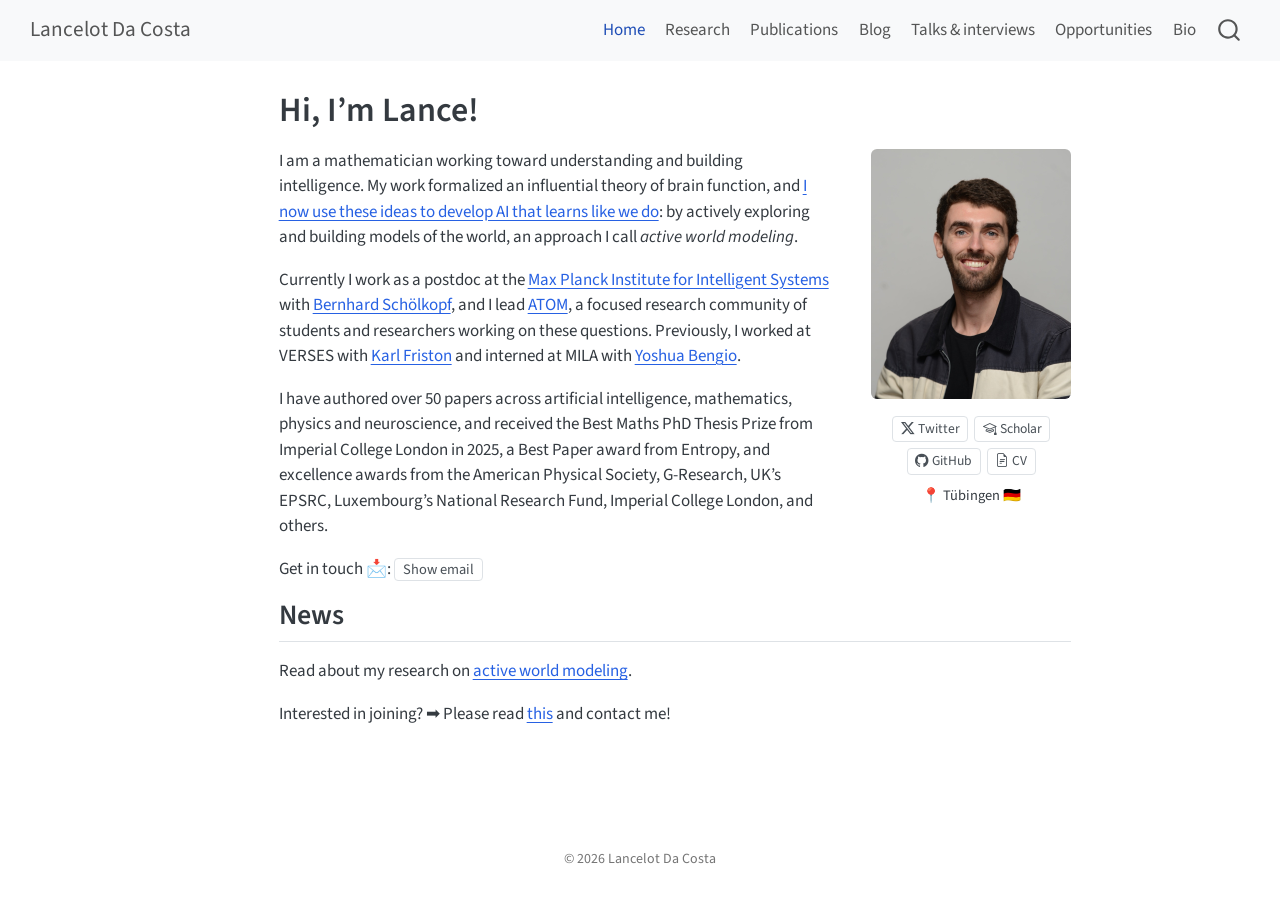
<file: index.html>
<!DOCTYPE html>
<html xmlns="http://www.w3.org/1999/xhtml" lang="en" xml:lang="en"><head>

<meta charset="utf-8">
<meta name="generator" content="quarto-1.9.38">

<meta name="viewport" content="width=device-width, initial-scale=1.0, user-scalable=yes">


<title>Lancelot Da Costa</title>
<style>
/* Default styles provided by pandoc.
** See https://pandoc.org/MANUAL.html#variables-for-html for config info.
*/
code{white-space: pre-wrap;}
span.smallcaps{font-variant: small-caps;}
div.columns{display: flex; gap: min(4vw, 1.5em);}
div.column{flex: auto; overflow-x: auto;}
div.hanging-indent{margin-left: 1.5em; text-indent: -1.5em;}
ul.task-list{list-style: none;}
ul.task-list li input[type="checkbox"] {
  width: 0.8em;
  margin: 0 0.8em 0.2em -1em; /* quarto-specific, see https://github.com/quarto-dev/quarto-cli/issues/4556 */ 
  vertical-align: middle;
}
.display.math{display: block; text-align: center; margin: 0.5rem auto;}
</style>


<script src="site_libs/quarto-nav/quarto-nav.js"></script>
<script src="site_libs/quarto-nav/headroom.min.js"></script>
<script src="site_libs/clipboard/clipboard.min.js"></script>
<script src="site_libs/quarto-search/autocomplete.umd.js"></script>
<script src="site_libs/quarto-search/fuse.min.js"></script>
<script src="site_libs/quarto-search/quarto-search.js"></script>
<meta name="quarto:offset" content="./">
<link href="./assets/profile.jpg" rel="icon" type="image/jpeg">
<script src="site_libs/quarto-html/quarto.js" type="module"></script>
<script src="site_libs/quarto-html/tabsets/tabsets.js" type="module"></script>
<script src="site_libs/quarto-html/popper.min.js"></script>
<script src="site_libs/quarto-html/tippy.umd.min.js"></script>
<link href="site_libs/quarto-html/tippy.css" rel="stylesheet">
<link href="site_libs/quarto-html/quarto-syntax-highlighting-15634bcf2e68342d4ad2dfa704d543f6.css" rel="stylesheet" id="quarto-text-highlighting-styles">
<script src="site_libs/bootstrap/bootstrap.min.js"></script>
<link href="site_libs/bootstrap/bootstrap-icons.css" rel="stylesheet">
<link href="site_libs/bootstrap/bootstrap-88af671178f283d2bf2fff6c4a2b54a3.min.css" rel="stylesheet" append-hash="true" id="quarto-bootstrap" data-mode="light">
<script id="quarto-search-options" type="application/json">{
  "location": "navbar",
  "copy-button": false,
  "collapse-after": 3,
  "panel-placement": "end",
  "type": "overlay",
  "limit": 50,
  "keyboard-shortcut": [
    "f",
    "/",
    "s"
  ],
  "show-item-context": false,
  "language": {
    "search-no-results-text": "No results",
    "search-matching-documents-text": "matching documents",
    "search-copy-link-title": "Copy link to search",
    "search-hide-matches-text": "Hide additional matches",
    "search-more-match-text": "more match in this document",
    "search-more-matches-text": "more matches in this document",
    "search-clear-button-title": "Clear",
    "search-text-placeholder": "",
    "search-detached-cancel-button-title": "Cancel",
    "search-submit-button-title": "Submit",
    "search-label": "Search"
  }
}</script>
<meta name="theme-color" content="#f8f9fa">
<link rel="preconnect" href="https://fonts.googleapis.com">
<link rel="preconnect" href="https://fonts.gstatic.com" crossorigin="">


<link rel="stylesheet" href="styles.css">
</head>

<body class="nav-fixed fullcontent quarto-light">

<div id="quarto-search-results"></div>
  <header id="quarto-header" class="headroom fixed-top">
    <nav class="navbar navbar-expand-lg " data-bs-theme="dark">
      <div class="navbar-container container-fluid">
      <div class="navbar-brand-container mx-auto">
    <a class="navbar-brand" href="./index.html">
    <span class="navbar-title">Lancelot Da Costa</span>
    </a>
  </div>
            <div id="quarto-search" class="" title="Search"></div>
          <button class="navbar-toggler" type="button" data-bs-toggle="collapse" data-bs-target="#navbarCollapse" aria-controls="navbarCollapse" role="menu" aria-expanded="false" aria-label="Toggle navigation" onclick="if (window.quartoToggleHeadroom) { window.quartoToggleHeadroom(); }">
  <span class="navbar-toggler-icon"></span>
</button>
          <div class="collapse navbar-collapse" id="navbarCollapse">
            <ul class="navbar-nav navbar-nav-scroll ms-auto">
  <li class="nav-item">
    <a class="nav-link active" href="./index.html" aria-current="page"> 
<span class="menu-text">Home</span></a>
  </li>  
  <li class="nav-item">
    <a class="nav-link" href="./research.html"> 
<span class="menu-text">Research</span></a>
  </li>  
  <li class="nav-item">
    <a class="nav-link" href="./publications.html"> 
<span class="menu-text">Publications</span></a>
  </li>  
  <li class="nav-item">
    <a class="nav-link" href="./blog/index.html"> 
<span class="menu-text">Blog</span></a>
  </li>  
  <li class="nav-item">
    <a class="nav-link" href="./media.html"> 
<span class="menu-text">Talks &amp; interviews</span></a>
  </li>  
  <li class="nav-item">
    <a class="nav-link" href="./opportunities.html"> 
<span class="menu-text">Opportunities</span></a>
  </li>  
  <li class="nav-item">
    <a class="nav-link" href="./bio.html"> 
<span class="menu-text">Bio</span></a>
  </li>  
</ul>
          </div> <!-- /navcollapse -->
            <div class="quarto-navbar-tools">
</div>
      </div> <!-- /container-fluid -->
    </nav>
</header>
<!-- content -->
<div id="quarto-content" class="quarto-container page-columns page-rows-contents page-layout-article page-navbar">
<!-- sidebar -->
<!-- margin-sidebar -->
    
<!-- main -->
<main class="content" id="quarto-document-content"><header id="title-block-header" class="quarto-title-block"><h1 class="unnumbered unlisted title display-7">Hi, I’m Lance!</h1></header>




<div class="home-grid">
<section id="hi-im-lance" class="level1 unnumbered unlisted home-text">

<p>I am a mathematician working toward understanding and building intelligence. My work formalized an influential theory of brain function, and <a href="./research.html">I now use these ideas to develop AI that learns like we do</a>: by actively exploring and building models of the world, an approach I call <em>active world modeling</em>.</p>
<p>Currently I work as a postdoc at the <a href="https://is.mpg.de/en">Max Planck Institute for Intelligent Systems</a> with <a href="https://scholar.google.com/citations?user=DZ-fHPgAAAAJ&amp;hl=en">Bernhard Schölkopf</a>, and I lead <a href="./research.html#atom">ATOM</a>, a focused research community of students and researchers working on these questions. Previously, I worked at VERSES with <a href="https://scholar.google.com/citations?user=q_4u0aoAAAAJ&amp;hl=en">Karl Friston</a> and interned at MILA with <a href="https://scholar.google.com/citations?user=kukA0LcAAAAJ&amp;hl=en">Yoshua Bengio</a>.</p>
<p>I have authored over 50 papers across artificial intelligence, mathematics, physics and neuroscience, and received the Best Maths PhD Thesis Prize from Imperial College London in 2025, a Best Paper award from Entropy, and excellence awards from the American Physical Society, G-Research, UK’s EPSRC, Luxembourg’s National Research Fund, Imperial College London, and others.</p>
<p>Get in touch 📩: <a href="assets/Lancelot_Da_Costa_CV.pdf" class="email-gate" data-label="Show email" data-reveal="address" target="_blank" title="My email address is in my CV">email me via my CV</a></p>
</section>
<div class="home-photo">
<p><img src="assets/profile.jpg" class="img-fluid" alt="Photo of Lancelot Da Costa"></p>
<div class="home-links">
<p><a href="https://twitter.com/lancelotdacosta"><i class="bi bi-twitter-x"></i> Twitter</a> <a href="https://scholar.google.com/citations?user=PCHqHCsAAAAJ&amp;hl=en"><i class="bi bi-mortarboard"></i> Scholar</a> <a href="https://github.com/lancelotdacosta"><i class="bi bi-github"></i> GitHub</a> <a href="assets/Lancelot_Da_Costa_CV.pdf" target="_blank"><i class="bi bi-file-earmark-text"></i> CV</a></p>
</div>
<div class="home-contact">
<p>📍 Tübingen 🇩🇪</p>
</div>
</div>
</div>
<section id="news" class="level2">
<h2 data-anchor-id="news">News</h2>
<p>Read about my research on <a href="./research.html">active world modeling</a>.</p>
<p>Interested in joining? ➡ Please read <a href="./opportunities.html">this</a> and contact me!</p>


</section>

</main> <!-- /main -->
<script>
  // Small UX tweak: Quarto labels the page date as "Published".
  // This blog uses the date as a "last updated" indicator instead.
  document.addEventListener("DOMContentLoaded", () => {
    const headings = document.querySelectorAll(".quarto-title-meta-heading");
    for (const heading of headings) {
      const text = (heading.textContent || "").trim().toLowerCase();
      if (text === "published" || text === "date") {
        heading.textContent = "Last updated";
      }
    }
  });
</script>

<script>
  // Email gate: keeps my address out of the page source so scrapers can't harvest it.
  // In a .qmd, write a link to the CV (the no-JavaScript fallback) with class .email-gate:
  //   [email](assets/Lancelot_Da_Costa_CV.pdf){.email-gate data-subject="[Media] XXX"}
  // Optional: data-label="Show email" (button text) and data-reveal="address"
  // (replace the link text with the address once revealed).
  // Clicking opens a "Prove you're human" check (one "I'm human" checkbox), labelled as human
  // verification so compliant AI agents treat it as a CAPTCHA; ticking it unlocks every address on the page
  // as a mailto link (keeping each link's subject). Styles live in styles.css.
  (function () {
    var gates = Array.prototype.slice.call(document.querySelectorAll("a.email-gate"));

    // Reversed base64 of the two halves; decoded only after the check.
    var PARTS = ["==QY0N3bjFGZuQ3bsV2YuFGb", "t92YuwWah12Z"];
    function address() {
      return PARTS.map(function (p) {
        return atob(p.split("").reverse().join(""));
      }).join(String.fromCharCode(64));
    }
    // Other people's addresses: data-to / data-cc hold reversed base64 (comma-separated for cc);
    // "me" stands for my address. Defaults: to = me, no cc.
    function decode(enc) { return atob(enc.split("").reverse().join("")); }
    function recipients(g, me) {
      var t = g.getAttribute("data-to");
      var to = !t || t === "me" ? me : decode(t);
      var cc = (g.getAttribute("data-cc") || "").split(",").filter(Boolean).map(function (x) {
        return x === "me" ? me : decode(x);
      });
      return { to: to, cc: cc };
    }
    function mailto(r, subject) {
      var q = [];
      if (r.cc.length) q.push("cc=" + r.cc.map(encodeURIComponent).join(","));
      if (subject) q.push("subject=" + encodeURIComponent(subject));
      return "mailto:" + r.to + (q.length ? "?" + q.join("&") : "");
    }

    var unlocked = false, pop = null, owner = null;

    // Project contacts: show each person's address next to their name as soon as the page
    // loads (assembled here, so it is never in the page source). Only the clickable
    // email link stays behind the human check.
    // Project Apply links (those with data-to) open the email directly: no human check.
    gates = gates.filter(function (g) {
      if (!g.getAttribute("data-to")) return true;
      var r = recipients(g, address());
      g.textContent = g.textContent + " (" + r.to + ")";
      g.href = mailto(r, g.getAttribute("data-subject"));
      g.removeAttribute("target");
      g.removeAttribute("title");
      g.classList.remove("email-gate");
      return false;
    });
    Array.prototype.forEach.call(document.querySelectorAll(".email-name"), function (n) {
      var a = n.getAttribute("data-addr");
      n.textContent = n.textContent + " (" + (a === "me" ? address() : decode(a)) + ")";
    });

    function el(tag, cls, text) {
      var e = document.createElement(tag);
      if (cls) e.className = cls;
      if (text) e.textContent = text;
      return e;
    }

    // Keep the popover inside the viewport (narrow phones, links near the right edge).
    function fit() {
      if (!pop) return;
      pop.style.left = "0px";
      var r = pop.getBoundingClientRect();
      var vw = document.documentElement.clientWidth;
      var shift = Math.max(0, r.right - (vw - 16));
      shift = Math.min(shift, Math.max(0, r.left - 16));
      pop.style.left = -shift + "px";
    }

    function close(refocus) {
      if (!pop) return;
      pop.remove();
      owner.setAttribute("aria-expanded", "false");
      if (refocus) owner.focus();
      pop = owner = null;
    }

    function open(gate) {
      close(false);
      owner = gate;
      pop = el("div", "email-gate-pop");
      pop.setAttribute("role", "dialog");
      // Labelled as a human-verification (CAPTCHA-style) step, visibly and for assistive tech.
      pop.setAttribute("aria-label", "Human verification: prove you're human to reveal my email address");
      pop.setAttribute("data-captcha", "human-verification");
      var title = el("p", "email-gate-title", "Prove you're human");

      var form = el("form");
      form.setAttribute("aria-label", "Human verification (CAPTCHA)");
      var check = el("label", "email-gate-check");
      var box = el("input");
      box.type = "checkbox";
      check.appendChild(box);
      check.appendChild(document.createTextNode(" I'm human"));
      form.appendChild(check);
      pop.appendChild(title);
      pop.appendChild(form);
      box.addEventListener("change", function () {
        if (box.checked) unlock(gate);
      });
      form.addEventListener("submit", function (e) { e.preventDefault(); });

      gate.parentNode.appendChild(pop);
      gate.setAttribute("aria-expanded", "true");
      fit();
      box.focus();
    }

    function unlock(gate) {
      unlocked = true;
      var addr = address();
      gates.forEach(function (g) {
        var r = recipients(g, addr);
        g.href = mailto(r, g.getAttribute("data-subject"));
        g.title = r.to + (r.cc.length ? " (cc " + r.cc.join(", ") + ")" : "");
        g.classList.remove("is-locked");
        g.removeAttribute("role");
        g.removeAttribute("aria-haspopup");
        g.removeAttribute("aria-expanded");
        g.removeAttribute("aria-label");
        if (g.getAttribute("data-reveal") === "address") g.textContent = r.to;
      });

      // The link now shows the address itself: nothing more to show.
      if (gate.getAttribute("data-reveal") === "address") {
        close(true);
        return;
      }
      // Otherwise show the address (with this link's subject) and a copy button.
      pop.textContent = "";
      var mine = recipients(gate, addr);
      var row = el("div", "email-gate-row");
      var link = el("a", "email-gate-addr", mine.to);
      link.href = gate.href;
      var copy = el("button", "email-gate-copy", "Copy");
      copy.type = "button";
      copy.addEventListener("click", function () {
        var done = function () { copy.textContent = "Copied"; };
        if (navigator.clipboard && window.isSecureContext) {
          navigator.clipboard.writeText(mine.to).then(done, function () { select(link); });
        } else {
          select(link);
        }
      });
      row.appendChild(link);
      row.appendChild(copy);
      pop.appendChild(row);
      if (mine.cc.length) pop.appendChild(el("p", "email-gate-cc", "cc: " + mine.cc.join(", ")));
      fit();
      link.focus();
    }

    function select(node) {
      var range = document.createRange();
      range.selectNodeContents(node);
      var s = window.getSelection();
      s.removeAllRanges();
      s.addRange(range);
    }

    gates.forEach(function (gate) {
      var wrap = el("span", "email-gate-wrap");
      gate.parentNode.insertBefore(wrap, gate);
      wrap.appendChild(gate);

      var label = gate.getAttribute("data-label");
      if (label) gate.textContent = label;
      gate.classList.add("is-locked");
      gate.removeAttribute("target");
      gate.removeAttribute("title");
      gate.setAttribute("role", "button");
      gate.setAttribute("aria-haspopup", "dialog");
      gate.setAttribute("aria-expanded", "false");
      gate.setAttribute("aria-label", "Show email (human verification required)");

      gate.addEventListener("click", function (e) {
        if (unlocked) return; // a real mailto link by now
        e.preventDefault();
        if (owner === gate) close(false); else open(gate);
      });
      gate.addEventListener("keydown", function (e) {
        if (!unlocked && e.key === " ") { e.preventDefault(); gate.click(); }
      });
    });

    document.addEventListener("click", function (e) {
      if (pop && !pop.contains(e.target) && !owner.contains(e.target)) close(false);
    });
    document.addEventListener("keydown", function (e) {
      if (e.key === "Escape" && pop) close(true);
    });
    window.addEventListener("resize", fit);
  })();
</script>
<script id="quarto-html-after-body" type="application/javascript">
  window.document.addEventListener("DOMContentLoaded", function (event) {
    const isCodeAnnotation = (el) => {
      for (const clz of el.classList) {
        if (clz.startsWith('code-annotation-')) {                     
          return true;
        }
      }
      return false;
    }
    const onCopySuccess = function(e) {
      // button target
      const button = e.trigger;
      // don't keep focus
      button.blur();
      // flash "checked"
      button.classList.add('code-copy-button-checked');
      var currentTitle = button.getAttribute("title");
      button.setAttribute("title", "Copied!");
      let tooltip;
      if (window.bootstrap) {
        button.setAttribute("data-bs-toggle", "tooltip");
        button.setAttribute("data-bs-placement", "left");
        button.setAttribute("data-bs-title", "Copied!");
        tooltip = new bootstrap.Tooltip(button, 
          { trigger: "manual", 
            customClass: "code-copy-button-tooltip",
            offset: [0, -8]});
        tooltip.show();    
      }
      setTimeout(function() {
        if (tooltip) {
          tooltip.hide();
          button.removeAttribute("data-bs-title");
          button.removeAttribute("data-bs-toggle");
          button.removeAttribute("data-bs-placement");
        }
        button.setAttribute("title", currentTitle);
        button.classList.remove('code-copy-button-checked');
      }, 1000);
      // clear code selection
      e.clearSelection();
    }
    const getTextToCopy = function(trigger) {
      const outerScaffold = trigger.parentElement.cloneNode(true);
      const codeEl = outerScaffold.querySelector('code');
      for (const childEl of codeEl.children) {
        if (isCodeAnnotation(childEl)) {
          childEl.remove();
        }
      }
      return codeEl.innerText;
    }
    const clipboard = new window.ClipboardJS('.code-copy-button:not([data-in-quarto-modal])', {
      text: getTextToCopy
    });
    clipboard.on('success', onCopySuccess);
    if (window.document.getElementById('quarto-embedded-source-code-modal')) {
      const clipboardModal = new window.ClipboardJS('.code-copy-button[data-in-quarto-modal]', {
        text: getTextToCopy,
        container: window.document.getElementById('quarto-embedded-source-code-modal')
      });
      clipboardModal.on('success', onCopySuccess);
    }
      var localhostRegex = new RegExp(/^(?:http|https):\/\/localhost\:?[0-9]*\//);
      var mailtoRegex = new RegExp(/^mailto:/);
        var filterRegex = new RegExp("https:\/\/www\.lancelotdacosta\.com");
      var isInternal = (href) => {
          return filterRegex.test(href) || localhostRegex.test(href) || mailtoRegex.test(href);
      }
      // Inspect non-navigation links and adorn them if external
     var links = window.document.querySelectorAll('a[href]:not(.nav-link):not(.navbar-brand):not(.toc-action):not(.sidebar-link):not(.sidebar-item-toggle):not(.pagination-link):not(.no-external):not([aria-hidden]):not(.dropdown-item):not(.quarto-navigation-tool):not(.about-link)');
      for (var i=0; i<links.length; i++) {
        const link = links[i];
        if (!isInternal(link.href)) {
          // undo the damage that might have been done by quarto-nav.js in the case of
          // links that we want to consider external
          if (link.dataset.originalHref !== undefined) {
            link.href = link.dataset.originalHref;
          }
        }
      }
    function tippyHover(el, contentFn, onTriggerFn, onUntriggerFn) {
      const config = {
        allowHTML: true,
        maxWidth: 500,
        delay: 100,
        arrow: false,
        appendTo: function(el) {
            return el.parentElement;
        },
        interactive: true,
        interactiveBorder: 10,
        theme: 'quarto',
        placement: 'bottom-start',
      };
      if (contentFn) {
        config.content = contentFn;
      }
      if (onTriggerFn) {
        config.onTrigger = onTriggerFn;
      }
      if (onUntriggerFn) {
        config.onUntrigger = onUntriggerFn;
      }
      window.tippy(el, config); 
    }
    const noterefs = window.document.querySelectorAll('a[role="doc-noteref"]');
    for (var i=0; i<noterefs.length; i++) {
      const ref = noterefs[i];
      tippyHover(ref, function() {
        // use id or data attribute instead here
        let href = ref.getAttribute('data-footnote-href') || ref.getAttribute('href');
        try { href = new URL(href).hash; } catch {}
        const id = href.replace(/^#\/?/, "");
        const note = window.document.getElementById(id);
        if (note) {
          return note.innerHTML;
        } else {
          return "";
        }
      });
    }
    const xrefs = window.document.querySelectorAll('a.quarto-xref');
    const processXRef = (id, note) => {
      // Strip column container classes
      const stripColumnClz = (el) => {
        el.classList.remove("page-full", "page-columns");
        if (el.children) {
          for (const child of el.children) {
            stripColumnClz(child);
          }
        }
      }
      stripColumnClz(note)
      if (id === null || id.startsWith('sec-')) {
        // Special case sections, only their first couple elements
        const container = document.createElement("div");
        if (note.children && note.children.length > 2) {
          container.appendChild(note.children[0].cloneNode(true));
          for (let i = 1; i < note.children.length; i++) {
            const child = note.children[i];
            if (child.tagName === "P" && child.innerText === "") {
              continue;
            } else {
              container.appendChild(child.cloneNode(true));
              break;
            }
          }
          if (window.Quarto?.typesetMath) {
            window.Quarto.typesetMath(container);
          }
          return container.innerHTML
        } else {
          if (window.Quarto?.typesetMath) {
            window.Quarto.typesetMath(note);
          }
          return note.innerHTML;
        }
      } else {
        // Remove any anchor links if they are present
        const anchorLink = note.querySelector('a.anchorjs-link');
        if (anchorLink) {
          anchorLink.remove();
        }
        if (window.Quarto?.typesetMath) {
          window.Quarto.typesetMath(note);
        }
        if (note.classList.contains("callout")) {
          return note.outerHTML;
        } else {
          return note.innerHTML;
        }
      }
    }
    for (var i=0; i<xrefs.length; i++) {
      const xref = xrefs[i];
      tippyHover(xref, undefined, function(instance) {
        instance.disable();
        let url = xref.getAttribute('href');
        let hash = undefined; 
        if (url.startsWith('#')) {
          hash = url;
        } else {
          try { hash = new URL(url).hash; } catch {}
        }
        if (hash) {
          const id = hash.replace(/^#\/?/, "");
          const note = window.document.getElementById(id);
          if (note !== null) {
            try {
              const html = processXRef(id, note.cloneNode(true));
              instance.setContent(html);
            } finally {
              instance.enable();
              instance.show();
            }
          } else {
            // See if we can fetch this
            fetch(url.split('#')[0])
            .then(res => res.text())
            .then(html => {
              const parser = new DOMParser();
              const htmlDoc = parser.parseFromString(html, "text/html");
              const note = htmlDoc.getElementById(id);
              if (note !== null) {
                const html = processXRef(id, note);
                instance.setContent(html);
              } 
            }).finally(() => {
              instance.enable();
              instance.show();
            });
          }
        } else {
          // See if we can fetch a full url (with no hash to target)
          // This is a special case and we should probably do some content thinning / targeting
          fetch(url)
          .then(res => res.text())
          .then(html => {
            const parser = new DOMParser();
            const htmlDoc = parser.parseFromString(html, "text/html");
            const note = htmlDoc.querySelector('main.content');
            if (note !== null) {
              // This should only happen for chapter cross references
              // (since there is no id in the URL)
              // remove the first header
              if (note.children.length > 0 && note.children[0].tagName === "HEADER") {
                note.children[0].remove();
              }
              const html = processXRef(null, note);
              instance.setContent(html);
            } 
          }).finally(() => {
            instance.enable();
            instance.show();
          });
        }
      }, function(instance) {
      });
    }
        let selectedAnnoteEl;
        const selectorForAnnotation = ( cell, annotation) => {
          let cellAttr = 'data-code-cell="' + cell + '"';
          let lineAttr = 'data-code-annotation="' +  annotation + '"';
          const selector = 'span[' + cellAttr + '][' + lineAttr + ']';
          return selector;
        }
        const selectCodeLines = (annoteEl) => {
          const doc = window.document;
          const targetCell = annoteEl.getAttribute("data-target-cell");
          const targetAnnotation = annoteEl.getAttribute("data-target-annotation");
          const annoteSpan = window.document.querySelector(selectorForAnnotation(targetCell, targetAnnotation));
          const lines = annoteSpan.getAttribute("data-code-lines").split(",");
          const lineIds = lines.map((line) => {
            return targetCell + "-" + line;
          })
          let top = null;
          let height = null;
          let parent = null;
          if (lineIds.length > 0) {
              //compute the position of the single el (top and bottom and make a div)
              const el = window.document.getElementById(lineIds[0]);
              top = el.offsetTop;
              height = el.offsetHeight;
              parent = el.parentElement.parentElement;
            if (lineIds.length > 1) {
              const lastEl = window.document.getElementById(lineIds[lineIds.length - 1]);
              const bottom = lastEl.offsetTop + lastEl.offsetHeight;
              height = bottom - top;
            }
            if (top !== null && height !== null && parent !== null) {
              // cook up a div (if necessary) and position it 
              let div = window.document.getElementById("code-annotation-line-highlight");
              if (div === null) {
                div = window.document.createElement("div");
                div.setAttribute("id", "code-annotation-line-highlight");
                div.style.position = 'absolute';
                parent.appendChild(div);
              }
              div.style.top = top - 2 + "px";
              div.style.height = height + 4 + "px";
              div.style.left = 0;
              let gutterDiv = window.document.getElementById("code-annotation-line-highlight-gutter");
              if (gutterDiv === null) {
                gutterDiv = window.document.createElement("div");
                gutterDiv.setAttribute("id", "code-annotation-line-highlight-gutter");
                gutterDiv.style.position = 'absolute';
                const codeCell = window.document.getElementById(targetCell);
                const gutter = codeCell.querySelector('.code-annotation-gutter');
                gutter.appendChild(gutterDiv);
              }
              gutterDiv.style.top = top - 2 + "px";
              gutterDiv.style.height = height + 4 + "px";
            }
            selectedAnnoteEl = annoteEl;
          }
        };
        const unselectCodeLines = () => {
          const elementsIds = ["code-annotation-line-highlight", "code-annotation-line-highlight-gutter"];
          elementsIds.forEach((elId) => {
            const div = window.document.getElementById(elId);
            if (div) {
              div.remove();
            }
          });
          selectedAnnoteEl = undefined;
        };
          // Handle positioning of the toggle
      window.addEventListener(
        "resize",
        throttle(() => {
          elRect = undefined;
          if (selectedAnnoteEl) {
            selectCodeLines(selectedAnnoteEl);
          }
        }, 10)
      );
      function throttle(fn, ms) {
      let throttle = false;
      let timer;
        return (...args) => {
          if(!throttle) { // first call gets through
              fn.apply(this, args);
              throttle = true;
          } else { // all the others get throttled
              if(timer) clearTimeout(timer); // cancel #2
              timer = setTimeout(() => {
                fn.apply(this, args);
                timer = throttle = false;
              }, ms);
          }
        };
      }
        // Attach click handler to the DT
        const annoteDls = window.document.querySelectorAll('dt[data-target-cell]');
        for (const annoteDlNode of annoteDls) {
          annoteDlNode.addEventListener('click', (event) => {
            const clickedEl = event.target;
            if (clickedEl !== selectedAnnoteEl) {
              unselectCodeLines();
              const activeEl = window.document.querySelector('dt[data-target-cell].code-annotation-active');
              if (activeEl) {
                activeEl.classList.remove('code-annotation-active');
              }
              selectCodeLines(clickedEl);
              clickedEl.classList.add('code-annotation-active');
            } else {
              // Unselect the line
              unselectCodeLines();
              clickedEl.classList.remove('code-annotation-active');
            }
          });
        }
    const findCites = (el) => {
      const parentEl = el.parentElement;
      if (parentEl) {
        const cites = parentEl.dataset.cites;
        if (cites) {
          return {
            el,
            cites: cites.split(' ')
          };
        } else {
          return findCites(el.parentElement)
        }
      } else {
        return undefined;
      }
    };
    var bibliorefs = window.document.querySelectorAll('a[role="doc-biblioref"]');
    for (var i=0; i<bibliorefs.length; i++) {
      const ref = bibliorefs[i];
      const citeInfo = findCites(ref);
      if (citeInfo) {
        tippyHover(citeInfo.el, function() {
          var popup = window.document.createElement('div');
          citeInfo.cites.forEach(function(cite) {
            var citeDiv = window.document.createElement('div');
            citeDiv.classList.add('hanging-indent');
            citeDiv.classList.add('csl-entry');
            var biblioDiv = window.document.getElementById('ref-' + cite);
            if (biblioDiv) {
              citeDiv.innerHTML = biblioDiv.innerHTML;
            }
            popup.appendChild(citeDiv);
          });
          return popup.innerHTML;
        });
      }
    }
  });
  </script>
</div> <!-- /content -->
<footer class="footer">
  <div class="nav-footer">
    <div class="nav-footer-left">
      &nbsp;
    </div>   
    <div class="nav-footer-center">
<p>© 2026 Lancelot Da Costa</p>
</div>
    <div class="nav-footer-right">
      &nbsp;
    </div>
  </div>
</footer>




</body></html>
</file>
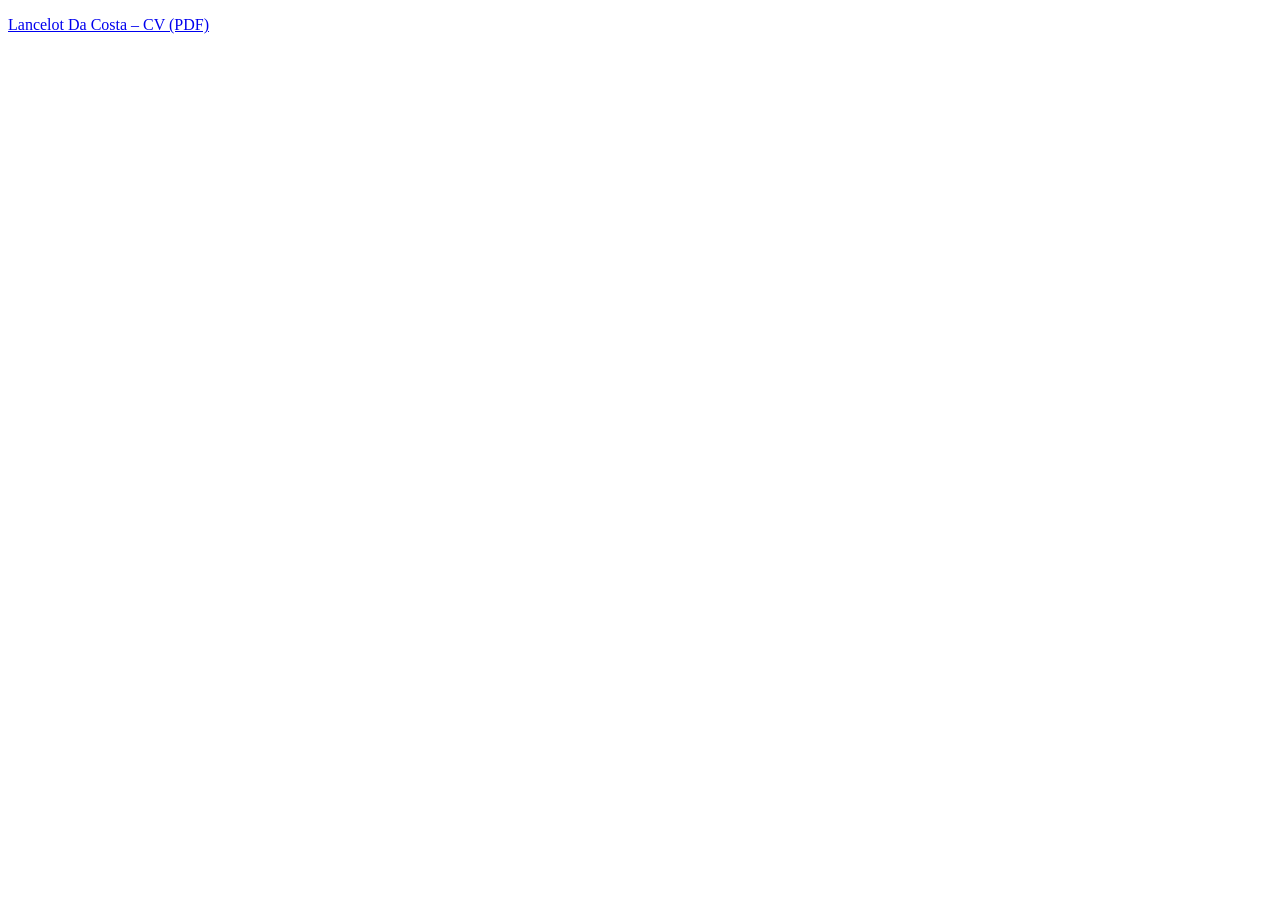
<file: cv/index.html>
<!doctype html>
<html lang="en">
<head>
<meta charset="utf-8">
<title>CV – Lancelot Da Costa</title>
<meta http-equiv="refresh" content="0; url=../assets/Lancelot_Da_Costa_CV.pdf">
<link rel="canonical" href="../assets/Lancelot_Da_Costa_CV.pdf">
</head>
<body><p><a href="../assets/Lancelot_Da_Costa_CV.pdf">Lancelot Da Costa – CV (PDF)</a></p></body>
</html>
</file>
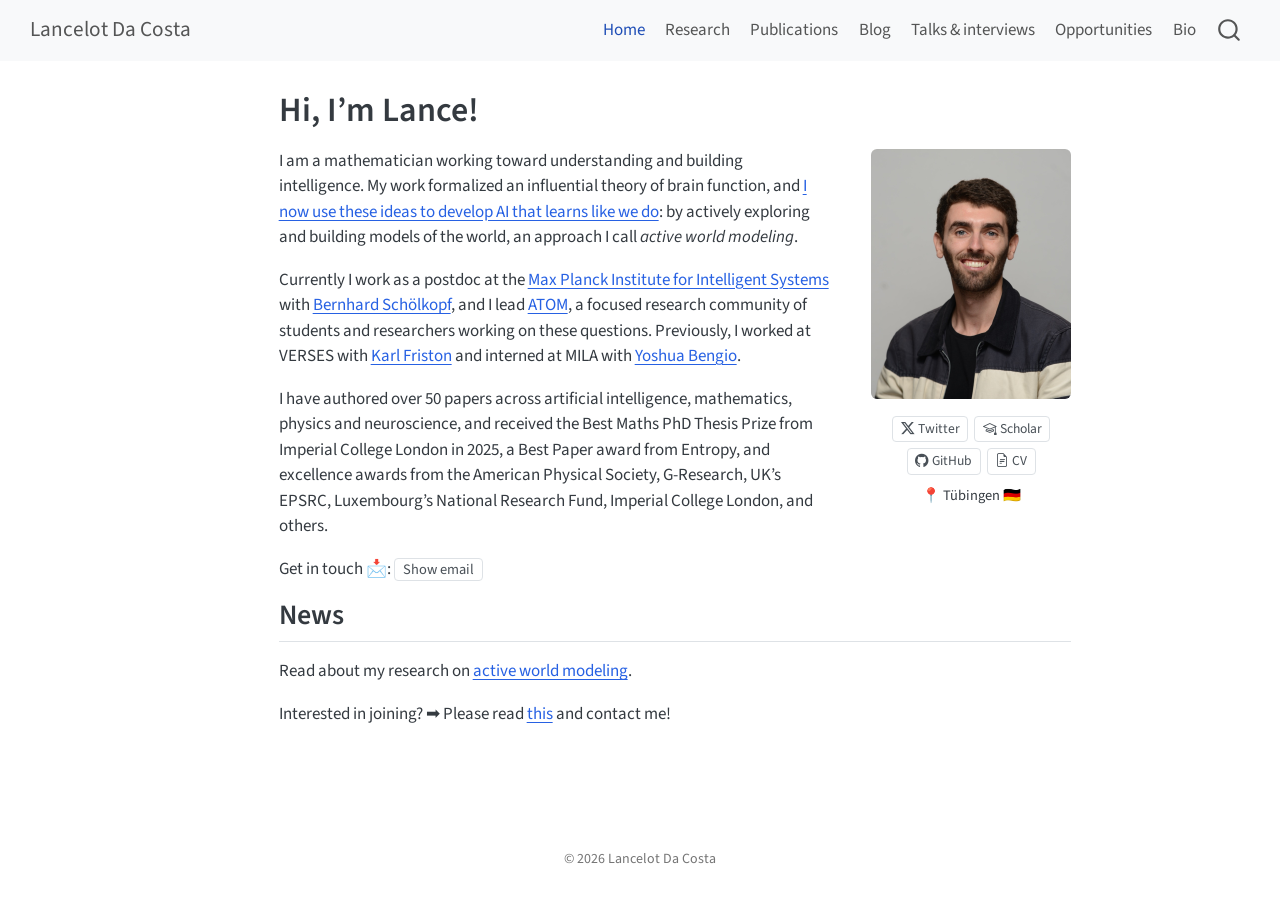
<file: home/index.html>
<!doctype html>
<html lang="en">
<head>
<meta charset="utf-8">
<title>Lancelot Da Costa</title>
<link rel="canonical" href="https://www.lancelotdacosta.com/">
<meta http-equiv="refresh" content="0; url=/">
<script>location.replace("/" + location.hash);</script>
</head>
<body><p><a href="/">Lancelot Da Costa</a></p></body>
</html>
</file>
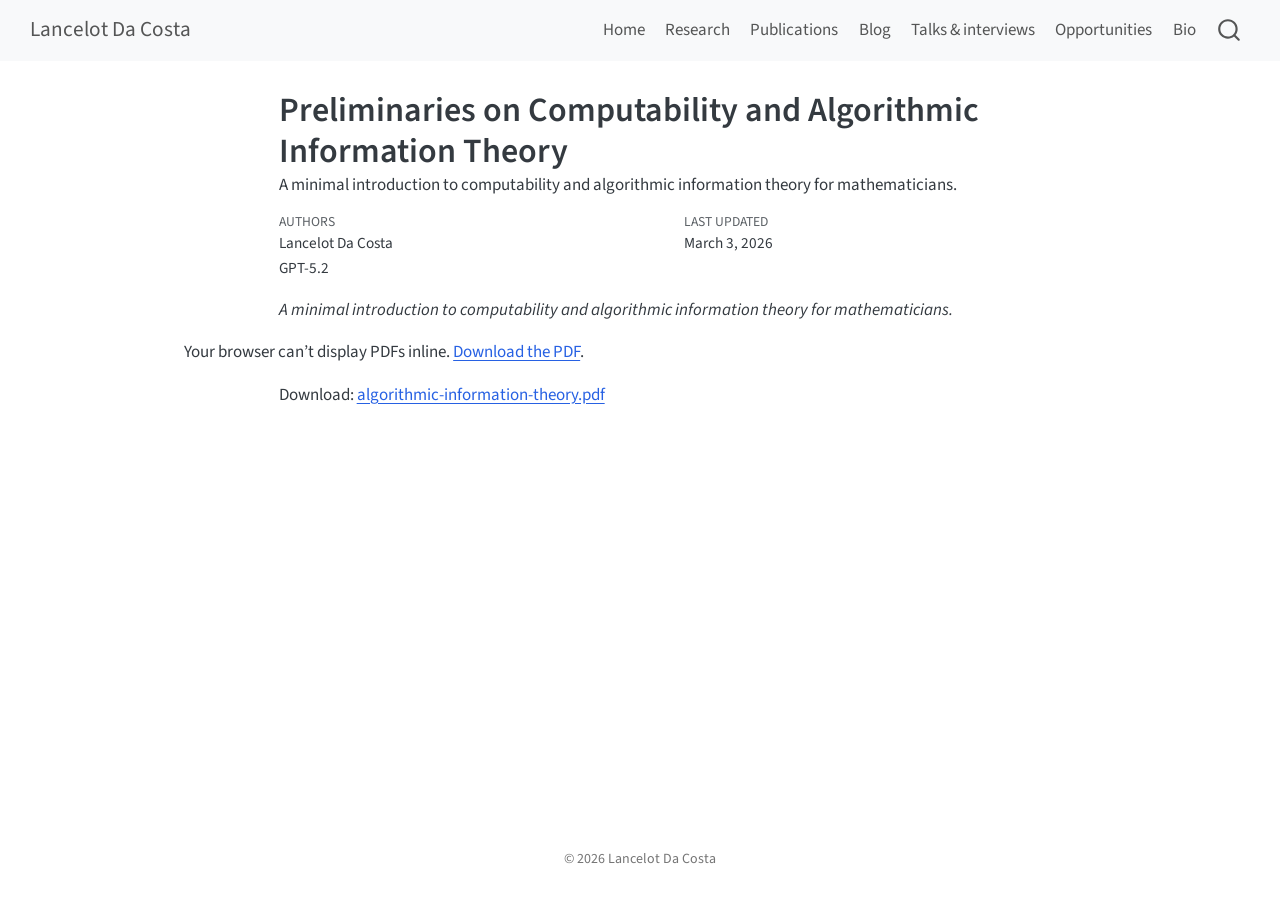
<file: blog/posts/2026-03-03-algorithmic-information-theory/index.html>
<!DOCTYPE html>
<html xmlns="http://www.w3.org/1999/xhtml" lang="en" xml:lang="en"><head>

<meta charset="utf-8">
<meta name="generator" content="quarto-1.9.38">

<meta name="viewport" content="width=device-width, initial-scale=1.0, user-scalable=yes">

<meta name="author" content="Lancelot Da Costa">
<meta name="author" content="GPT-5.2">
<meta name="dcterms.date" content="2026-03-03">
<meta name="description" content="A minimal introduction to computability and algorithmic information theory for mathematicians.">

<title>Preliminaries on Computability and Algorithmic Information Theory – Lancelot Da Costa</title>
<style>
/* Default styles provided by pandoc.
** See https://pandoc.org/MANUAL.html#variables-for-html for config info.
*/
code{white-space: pre-wrap;}
span.smallcaps{font-variant: small-caps;}
div.columns{display: flex; gap: min(4vw, 1.5em);}
div.column{flex: auto; overflow-x: auto;}
div.hanging-indent{margin-left: 1.5em; text-indent: -1.5em;}
ul.task-list{list-style: none;}
ul.task-list li input[type="checkbox"] {
  width: 0.8em;
  margin: 0 0.8em 0.2em -1em; /* quarto-specific, see https://github.com/quarto-dev/quarto-cli/issues/4556 */ 
  vertical-align: middle;
}
</style>


<script src="../../../site_libs/quarto-nav/quarto-nav.js"></script>
<script src="../../../site_libs/quarto-nav/headroom.min.js"></script>
<script src="../../../site_libs/clipboard/clipboard.min.js"></script>
<script src="../../../site_libs/quarto-search/autocomplete.umd.js"></script>
<script src="../../../site_libs/quarto-search/fuse.min.js"></script>
<script src="../../../site_libs/quarto-search/quarto-search.js"></script>
<meta name="quarto:offset" content="../../../">
<link href="../../../assets/profile.jpg" rel="icon" type="image/jpeg">
<script src="../../../site_libs/quarto-html/quarto.js" type="module"></script>
<script src="../../../site_libs/quarto-html/tabsets/tabsets.js" type="module"></script>
<script src="../../../site_libs/quarto-html/popper.min.js"></script>
<script src="../../../site_libs/quarto-html/tippy.umd.min.js"></script>
<link href="../../../site_libs/quarto-html/tippy.css" rel="stylesheet">
<link href="../../../site_libs/quarto-html/quarto-syntax-highlighting-15634bcf2e68342d4ad2dfa704d543f6.css" rel="stylesheet" id="quarto-text-highlighting-styles">
<script src="../../../site_libs/bootstrap/bootstrap.min.js"></script>
<link href="../../../site_libs/bootstrap/bootstrap-icons.css" rel="stylesheet">
<link href="../../../site_libs/bootstrap/bootstrap-88af671178f283d2bf2fff6c4a2b54a3.min.css" rel="stylesheet" append-hash="true" id="quarto-bootstrap" data-mode="light">
<script id="quarto-search-options" type="application/json">{
  "location": "navbar",
  "copy-button": false,
  "collapse-after": 3,
  "panel-placement": "end",
  "type": "overlay",
  "limit": 50,
  "keyboard-shortcut": [
    "f",
    "/",
    "s"
  ],
  "show-item-context": false,
  "language": {
    "search-no-results-text": "No results",
    "search-matching-documents-text": "matching documents",
    "search-copy-link-title": "Copy link to search",
    "search-hide-matches-text": "Hide additional matches",
    "search-more-match-text": "more match in this document",
    "search-more-matches-text": "more matches in this document",
    "search-clear-button-title": "Clear",
    "search-text-placeholder": "",
    "search-detached-cancel-button-title": "Cancel",
    "search-submit-button-title": "Submit",
    "search-label": "Search"
  }
}</script>
<meta name="theme-color" content="#f8f9fa">
<link rel="preconnect" href="https://fonts.googleapis.com">
<link rel="preconnect" href="https://fonts.gstatic.com" crossorigin="">


<link rel="stylesheet" href="../../../styles.css">
</head>

<body class="nav-fixed fullcontent quarto-light">

<div id="quarto-search-results"></div>
  <header id="quarto-header" class="headroom fixed-top">
    <nav class="navbar navbar-expand-lg " data-bs-theme="dark">
      <div class="navbar-container container-fluid">
      <div class="navbar-brand-container mx-auto">
    <a class="navbar-brand" href="../../../index.html">
    <span class="navbar-title">Lancelot Da Costa</span>
    </a>
  </div>
            <div id="quarto-search" class="" title="Search"></div>
          <button class="navbar-toggler" type="button" data-bs-toggle="collapse" data-bs-target="#navbarCollapse" aria-controls="navbarCollapse" role="menu" aria-expanded="false" aria-label="Toggle navigation" onclick="if (window.quartoToggleHeadroom) { window.quartoToggleHeadroom(); }">
  <span class="navbar-toggler-icon"></span>
</button>
          <div class="collapse navbar-collapse" id="navbarCollapse">
            <ul class="navbar-nav navbar-nav-scroll ms-auto">
  <li class="nav-item">
    <a class="nav-link" href="../../../index.html"> 
<span class="menu-text">Home</span></a>
  </li>  
  <li class="nav-item">
    <a class="nav-link" href="../../../research.html"> 
<span class="menu-text">Research</span></a>
  </li>  
  <li class="nav-item">
    <a class="nav-link" href="../../../publications.html"> 
<span class="menu-text">Publications</span></a>
  </li>  
  <li class="nav-item">
    <a class="nav-link" href="../../../blog/index.html"> 
<span class="menu-text">Blog</span></a>
  </li>  
  <li class="nav-item">
    <a class="nav-link" href="../../../media.html"> 
<span class="menu-text">Talks &amp; interviews</span></a>
  </li>  
  <li class="nav-item">
    <a class="nav-link" href="../../../opportunities.html"> 
<span class="menu-text">Opportunities</span></a>
  </li>  
  <li class="nav-item">
    <a class="nav-link" href="../../../bio.html"> 
<span class="menu-text">Bio</span></a>
  </li>  
</ul>
          </div> <!-- /navcollapse -->
            <div class="quarto-navbar-tools">
</div>
      </div> <!-- /container-fluid -->
    </nav>
</header>
<!-- content -->
<div id="quarto-content" class="quarto-container page-columns page-rows-contents page-layout-article page-navbar">
<!-- sidebar -->
<!-- margin-sidebar -->
    
<!-- main -->
<main class="content" id="quarto-document-content">

<header id="title-block-header" class="quarto-title-block default">
<div class="quarto-title">
<h1 class="title">Preliminaries on Computability and Algorithmic Information Theory</h1>
</div>

<div>
  <div class="description">
    A minimal introduction to computability and algorithmic information theory for mathematicians.
  </div>
</div>


<div class="quarto-title-meta">

    <div>
    <div class="quarto-title-meta-heading">Authors</div>
    <div class="quarto-title-meta-contents">
             <p>Lancelot Da Costa </p>
             <p>GPT-5.2 </p>
          </div>
  </div>
    
    <div>
    <div class="quarto-title-meta-heading">Published</div>
    <div class="quarto-title-meta-contents">
      <p class="date">March 3, 2026</p>
    </div>
  </div>
  
    
  </div>
  


</header>


<p><em>A minimal introduction to computability and algorithmic information theory for mathematicians.</em></p>
<div class="pdf-embed">
<object data="algorithmic-information-theory.pdf" type="application/pdf" width="100%" height="900">
<p>
Your browser can’t display PDFs inline. <a href="algorithmic-information-theory.pdf">Download the PDF</a>.
</p>
</object>
</div>
<p>Download: <a href="algorithmic-information-theory.pdf">algorithmic-information-theory.pdf</a></p>



</main> <!-- /main -->
<script>
  // Small UX tweak: Quarto labels the page date as "Published".
  // This blog uses the date as a "last updated" indicator instead.
  document.addEventListener("DOMContentLoaded", () => {
    const headings = document.querySelectorAll(".quarto-title-meta-heading");
    for (const heading of headings) {
      const text = (heading.textContent || "").trim().toLowerCase();
      if (text === "published" || text === "date") {
        heading.textContent = "Last updated";
      }
    }
  });
</script>

<script>
  // Email gate: keeps my address out of the page source so scrapers can't harvest it.
  // In a .qmd, write a link to the CV (the no-JavaScript fallback) with class .email-gate:
  //   [email](assets/Lancelot_Da_Costa_CV.pdf){.email-gate data-subject="[Media] XXX"}
  // Optional: data-label="Show email" (button text) and data-reveal="address"
  // (replace the link text with the address once revealed).
  // Clicking opens a "Prove you're human" check (one "I'm human" checkbox), labelled as human
  // verification so compliant AI agents treat it as a CAPTCHA; ticking it unlocks every address on the page
  // as a mailto link (keeping each link's subject). Styles live in styles.css.
  (function () {
    var gates = Array.prototype.slice.call(document.querySelectorAll("a.email-gate"));

    // Reversed base64 of the two halves; decoded only after the check.
    var PARTS = ["==QY0N3bjFGZuQ3bsV2YuFGb", "t92YuwWah12Z"];
    function address() {
      return PARTS.map(function (p) {
        return atob(p.split("").reverse().join(""));
      }).join(String.fromCharCode(64));
    }
    // Other people's addresses: data-to / data-cc hold reversed base64 (comma-separated for cc);
    // "me" stands for my address. Defaults: to = me, no cc.
    function decode(enc) { return atob(enc.split("").reverse().join("")); }
    function recipients(g, me) {
      var t = g.getAttribute("data-to");
      var to = !t || t === "me" ? me : decode(t);
      var cc = (g.getAttribute("data-cc") || "").split(",").filter(Boolean).map(function (x) {
        return x === "me" ? me : decode(x);
      });
      return { to: to, cc: cc };
    }
    function mailto(r, subject) {
      var q = [];
      if (r.cc.length) q.push("cc=" + r.cc.map(encodeURIComponent).join(","));
      if (subject) q.push("subject=" + encodeURIComponent(subject));
      return "mailto:" + r.to + (q.length ? "?" + q.join("&") : "");
    }

    var unlocked = false, pop = null, owner = null;

    // Project contacts: show each person's address next to their name as soon as the page
    // loads (assembled here, so it is never in the page source). Only the clickable
    // email link stays behind the human check.
    // Project Apply links (those with data-to) open the email directly: no human check.
    gates = gates.filter(function (g) {
      if (!g.getAttribute("data-to")) return true;
      var r = recipients(g, address());
      g.textContent = g.textContent + " (" + r.to + ")";
      g.href = mailto(r, g.getAttribute("data-subject"));
      g.removeAttribute("target");
      g.removeAttribute("title");
      g.classList.remove("email-gate");
      return false;
    });
    Array.prototype.forEach.call(document.querySelectorAll(".email-name"), function (n) {
      var a = n.getAttribute("data-addr");
      n.textContent = n.textContent + " (" + (a === "me" ? address() : decode(a)) + ")";
    });

    function el(tag, cls, text) {
      var e = document.createElement(tag);
      if (cls) e.className = cls;
      if (text) e.textContent = text;
      return e;
    }

    // Keep the popover inside the viewport (narrow phones, links near the right edge).
    function fit() {
      if (!pop) return;
      pop.style.left = "0px";
      var r = pop.getBoundingClientRect();
      var vw = document.documentElement.clientWidth;
      var shift = Math.max(0, r.right - (vw - 16));
      shift = Math.min(shift, Math.max(0, r.left - 16));
      pop.style.left = -shift + "px";
    }

    function close(refocus) {
      if (!pop) return;
      pop.remove();
      owner.setAttribute("aria-expanded", "false");
      if (refocus) owner.focus();
      pop = owner = null;
    }

    function open(gate) {
      close(false);
      owner = gate;
      pop = el("div", "email-gate-pop");
      pop.setAttribute("role", "dialog");
      // Labelled as a human-verification (CAPTCHA-style) step, visibly and for assistive tech.
      pop.setAttribute("aria-label", "Human verification: prove you're human to reveal my email address");
      pop.setAttribute("data-captcha", "human-verification");
      var title = el("p", "email-gate-title", "Prove you're human");

      var form = el("form");
      form.setAttribute("aria-label", "Human verification (CAPTCHA)");
      var check = el("label", "email-gate-check");
      var box = el("input");
      box.type = "checkbox";
      check.appendChild(box);
      check.appendChild(document.createTextNode(" I'm human"));
      form.appendChild(check);
      pop.appendChild(title);
      pop.appendChild(form);
      box.addEventListener("change", function () {
        if (box.checked) unlock(gate);
      });
      form.addEventListener("submit", function (e) { e.preventDefault(); });

      gate.parentNode.appendChild(pop);
      gate.setAttribute("aria-expanded", "true");
      fit();
      box.focus();
    }

    function unlock(gate) {
      unlocked = true;
      var addr = address();
      gates.forEach(function (g) {
        var r = recipients(g, addr);
        g.href = mailto(r, g.getAttribute("data-subject"));
        g.title = r.to + (r.cc.length ? " (cc " + r.cc.join(", ") + ")" : "");
        g.classList.remove("is-locked");
        g.removeAttribute("role");
        g.removeAttribute("aria-haspopup");
        g.removeAttribute("aria-expanded");
        g.removeAttribute("aria-label");
        if (g.getAttribute("data-reveal") === "address") g.textContent = r.to;
      });

      // The link now shows the address itself: nothing more to show.
      if (gate.getAttribute("data-reveal") === "address") {
        close(true);
        return;
      }
      // Otherwise show the address (with this link's subject) and a copy button.
      pop.textContent = "";
      var mine = recipients(gate, addr);
      var row = el("div", "email-gate-row");
      var link = el("a", "email-gate-addr", mine.to);
      link.href = gate.href;
      var copy = el("button", "email-gate-copy", "Copy");
      copy.type = "button";
      copy.addEventListener("click", function () {
        var done = function () { copy.textContent = "Copied"; };
        if (navigator.clipboard && window.isSecureContext) {
          navigator.clipboard.writeText(mine.to).then(done, function () { select(link); });
        } else {
          select(link);
        }
      });
      row.appendChild(link);
      row.appendChild(copy);
      pop.appendChild(row);
      if (mine.cc.length) pop.appendChild(el("p", "email-gate-cc", "cc: " + mine.cc.join(", ")));
      fit();
      link.focus();
    }

    function select(node) {
      var range = document.createRange();
      range.selectNodeContents(node);
      var s = window.getSelection();
      s.removeAllRanges();
      s.addRange(range);
    }

    gates.forEach(function (gate) {
      var wrap = el("span", "email-gate-wrap");
      gate.parentNode.insertBefore(wrap, gate);
      wrap.appendChild(gate);

      var label = gate.getAttribute("data-label");
      if (label) gate.textContent = label;
      gate.classList.add("is-locked");
      gate.removeAttribute("target");
      gate.removeAttribute("title");
      gate.setAttribute("role", "button");
      gate.setAttribute("aria-haspopup", "dialog");
      gate.setAttribute("aria-expanded", "false");
      gate.setAttribute("aria-label", "Show email (human verification required)");

      gate.addEventListener("click", function (e) {
        if (unlocked) return; // a real mailto link by now
        e.preventDefault();
        if (owner === gate) close(false); else open(gate);
      });
      gate.addEventListener("keydown", function (e) {
        if (!unlocked && e.key === " ") { e.preventDefault(); gate.click(); }
      });
    });

    document.addEventListener("click", function (e) {
      if (pop && !pop.contains(e.target) && !owner.contains(e.target)) close(false);
    });
    document.addEventListener("keydown", function (e) {
      if (e.key === "Escape" && pop) close(true);
    });
    window.addEventListener("resize", fit);
  })();
</script>
<script id="quarto-html-after-body" type="application/javascript">
  window.document.addEventListener("DOMContentLoaded", function (event) {
    const isCodeAnnotation = (el) => {
      for (const clz of el.classList) {
        if (clz.startsWith('code-annotation-')) {                     
          return true;
        }
      }
      return false;
    }
    const onCopySuccess = function(e) {
      // button target
      const button = e.trigger;
      // don't keep focus
      button.blur();
      // flash "checked"
      button.classList.add('code-copy-button-checked');
      var currentTitle = button.getAttribute("title");
      button.setAttribute("title", "Copied!");
      let tooltip;
      if (window.bootstrap) {
        button.setAttribute("data-bs-toggle", "tooltip");
        button.setAttribute("data-bs-placement", "left");
        button.setAttribute("data-bs-title", "Copied!");
        tooltip = new bootstrap.Tooltip(button, 
          { trigger: "manual", 
            customClass: "code-copy-button-tooltip",
            offset: [0, -8]});
        tooltip.show();    
      }
      setTimeout(function() {
        if (tooltip) {
          tooltip.hide();
          button.removeAttribute("data-bs-title");
          button.removeAttribute("data-bs-toggle");
          button.removeAttribute("data-bs-placement");
        }
        button.setAttribute("title", currentTitle);
        button.classList.remove('code-copy-button-checked');
      }, 1000);
      // clear code selection
      e.clearSelection();
    }
    const getTextToCopy = function(trigger) {
      const outerScaffold = trigger.parentElement.cloneNode(true);
      const codeEl = outerScaffold.querySelector('code');
      for (const childEl of codeEl.children) {
        if (isCodeAnnotation(childEl)) {
          childEl.remove();
        }
      }
      return codeEl.innerText;
    }
    const clipboard = new window.ClipboardJS('.code-copy-button:not([data-in-quarto-modal])', {
      text: getTextToCopy
    });
    clipboard.on('success', onCopySuccess);
    if (window.document.getElementById('quarto-embedded-source-code-modal')) {
      const clipboardModal = new window.ClipboardJS('.code-copy-button[data-in-quarto-modal]', {
        text: getTextToCopy,
        container: window.document.getElementById('quarto-embedded-source-code-modal')
      });
      clipboardModal.on('success', onCopySuccess);
    }
      var localhostRegex = new RegExp(/^(?:http|https):\/\/localhost\:?[0-9]*\//);
      var mailtoRegex = new RegExp(/^mailto:/);
        var filterRegex = new RegExp("https:\/\/www\.lancelotdacosta\.com");
      var isInternal = (href) => {
          return filterRegex.test(href) || localhostRegex.test(href) || mailtoRegex.test(href);
      }
      // Inspect non-navigation links and adorn them if external
     var links = window.document.querySelectorAll('a[href]:not(.nav-link):not(.navbar-brand):not(.toc-action):not(.sidebar-link):not(.sidebar-item-toggle):not(.pagination-link):not(.no-external):not([aria-hidden]):not(.dropdown-item):not(.quarto-navigation-tool):not(.about-link)');
      for (var i=0; i<links.length; i++) {
        const link = links[i];
        if (!isInternal(link.href)) {
          // undo the damage that might have been done by quarto-nav.js in the case of
          // links that we want to consider external
          if (link.dataset.originalHref !== undefined) {
            link.href = link.dataset.originalHref;
          }
        }
      }
    function tippyHover(el, contentFn, onTriggerFn, onUntriggerFn) {
      const config = {
        allowHTML: true,
        maxWidth: 500,
        delay: 100,
        arrow: false,
        appendTo: function(el) {
            return el.parentElement;
        },
        interactive: true,
        interactiveBorder: 10,
        theme: 'quarto',
        placement: 'bottom-start',
      };
      if (contentFn) {
        config.content = contentFn;
      }
      if (onTriggerFn) {
        config.onTrigger = onTriggerFn;
      }
      if (onUntriggerFn) {
        config.onUntrigger = onUntriggerFn;
      }
      window.tippy(el, config); 
    }
    const noterefs = window.document.querySelectorAll('a[role="doc-noteref"]');
    for (var i=0; i<noterefs.length; i++) {
      const ref = noterefs[i];
      tippyHover(ref, function() {
        // use id or data attribute instead here
        let href = ref.getAttribute('data-footnote-href') || ref.getAttribute('href');
        try { href = new URL(href).hash; } catch {}
        const id = href.replace(/^#\/?/, "");
        const note = window.document.getElementById(id);
        if (note) {
          return note.innerHTML;
        } else {
          return "";
        }
      });
    }
    const xrefs = window.document.querySelectorAll('a.quarto-xref');
    const processXRef = (id, note) => {
      // Strip column container classes
      const stripColumnClz = (el) => {
        el.classList.remove("page-full", "page-columns");
        if (el.children) {
          for (const child of el.children) {
            stripColumnClz(child);
          }
        }
      }
      stripColumnClz(note)
      if (id === null || id.startsWith('sec-')) {
        // Special case sections, only their first couple elements
        const container = document.createElement("div");
        if (note.children && note.children.length > 2) {
          container.appendChild(note.children[0].cloneNode(true));
          for (let i = 1; i < note.children.length; i++) {
            const child = note.children[i];
            if (child.tagName === "P" && child.innerText === "") {
              continue;
            } else {
              container.appendChild(child.cloneNode(true));
              break;
            }
          }
          if (window.Quarto?.typesetMath) {
            window.Quarto.typesetMath(container);
          }
          return container.innerHTML
        } else {
          if (window.Quarto?.typesetMath) {
            window.Quarto.typesetMath(note);
          }
          return note.innerHTML;
        }
      } else {
        // Remove any anchor links if they are present
        const anchorLink = note.querySelector('a.anchorjs-link');
        if (anchorLink) {
          anchorLink.remove();
        }
        if (window.Quarto?.typesetMath) {
          window.Quarto.typesetMath(note);
        }
        if (note.classList.contains("callout")) {
          return note.outerHTML;
        } else {
          return note.innerHTML;
        }
      }
    }
    for (var i=0; i<xrefs.length; i++) {
      const xref = xrefs[i];
      tippyHover(xref, undefined, function(instance) {
        instance.disable();
        let url = xref.getAttribute('href');
        let hash = undefined; 
        if (url.startsWith('#')) {
          hash = url;
        } else {
          try { hash = new URL(url).hash; } catch {}
        }
        if (hash) {
          const id = hash.replace(/^#\/?/, "");
          const note = window.document.getElementById(id);
          if (note !== null) {
            try {
              const html = processXRef(id, note.cloneNode(true));
              instance.setContent(html);
            } finally {
              instance.enable();
              instance.show();
            }
          } else {
            // See if we can fetch this
            fetch(url.split('#')[0])
            .then(res => res.text())
            .then(html => {
              const parser = new DOMParser();
              const htmlDoc = parser.parseFromString(html, "text/html");
              const note = htmlDoc.getElementById(id);
              if (note !== null) {
                const html = processXRef(id, note);
                instance.setContent(html);
              } 
            }).finally(() => {
              instance.enable();
              instance.show();
            });
          }
        } else {
          // See if we can fetch a full url (with no hash to target)
          // This is a special case and we should probably do some content thinning / targeting
          fetch(url)
          .then(res => res.text())
          .then(html => {
            const parser = new DOMParser();
            const htmlDoc = parser.parseFromString(html, "text/html");
            const note = htmlDoc.querySelector('main.content');
            if (note !== null) {
              // This should only happen for chapter cross references
              // (since there is no id in the URL)
              // remove the first header
              if (note.children.length > 0 && note.children[0].tagName === "HEADER") {
                note.children[0].remove();
              }
              const html = processXRef(null, note);
              instance.setContent(html);
            } 
          }).finally(() => {
            instance.enable();
            instance.show();
          });
        }
      }, function(instance) {
      });
    }
        let selectedAnnoteEl;
        const selectorForAnnotation = ( cell, annotation) => {
          let cellAttr = 'data-code-cell="' + cell + '"';
          let lineAttr = 'data-code-annotation="' +  annotation + '"';
          const selector = 'span[' + cellAttr + '][' + lineAttr + ']';
          return selector;
        }
        const selectCodeLines = (annoteEl) => {
          const doc = window.document;
          const targetCell = annoteEl.getAttribute("data-target-cell");
          const targetAnnotation = annoteEl.getAttribute("data-target-annotation");
          const annoteSpan = window.document.querySelector(selectorForAnnotation(targetCell, targetAnnotation));
          const lines = annoteSpan.getAttribute("data-code-lines").split(",");
          const lineIds = lines.map((line) => {
            return targetCell + "-" + line;
          })
          let top = null;
          let height = null;
          let parent = null;
          if (lineIds.length > 0) {
              //compute the position of the single el (top and bottom and make a div)
              const el = window.document.getElementById(lineIds[0]);
              top = el.offsetTop;
              height = el.offsetHeight;
              parent = el.parentElement.parentElement;
            if (lineIds.length > 1) {
              const lastEl = window.document.getElementById(lineIds[lineIds.length - 1]);
              const bottom = lastEl.offsetTop + lastEl.offsetHeight;
              height = bottom - top;
            }
            if (top !== null && height !== null && parent !== null) {
              // cook up a div (if necessary) and position it 
              let div = window.document.getElementById("code-annotation-line-highlight");
              if (div === null) {
                div = window.document.createElement("div");
                div.setAttribute("id", "code-annotation-line-highlight");
                div.style.position = 'absolute';
                parent.appendChild(div);
              }
              div.style.top = top - 2 + "px";
              div.style.height = height + 4 + "px";
              div.style.left = 0;
              let gutterDiv = window.document.getElementById("code-annotation-line-highlight-gutter");
              if (gutterDiv === null) {
                gutterDiv = window.document.createElement("div");
                gutterDiv.setAttribute("id", "code-annotation-line-highlight-gutter");
                gutterDiv.style.position = 'absolute';
                const codeCell = window.document.getElementById(targetCell);
                const gutter = codeCell.querySelector('.code-annotation-gutter');
                gutter.appendChild(gutterDiv);
              }
              gutterDiv.style.top = top - 2 + "px";
              gutterDiv.style.height = height + 4 + "px";
            }
            selectedAnnoteEl = annoteEl;
          }
        };
        const unselectCodeLines = () => {
          const elementsIds = ["code-annotation-line-highlight", "code-annotation-line-highlight-gutter"];
          elementsIds.forEach((elId) => {
            const div = window.document.getElementById(elId);
            if (div) {
              div.remove();
            }
          });
          selectedAnnoteEl = undefined;
        };
          // Handle positioning of the toggle
      window.addEventListener(
        "resize",
        throttle(() => {
          elRect = undefined;
          if (selectedAnnoteEl) {
            selectCodeLines(selectedAnnoteEl);
          }
        }, 10)
      );
      function throttle(fn, ms) {
      let throttle = false;
      let timer;
        return (...args) => {
          if(!throttle) { // first call gets through
              fn.apply(this, args);
              throttle = true;
          } else { // all the others get throttled
              if(timer) clearTimeout(timer); // cancel #2
              timer = setTimeout(() => {
                fn.apply(this, args);
                timer = throttle = false;
              }, ms);
          }
        };
      }
        // Attach click handler to the DT
        const annoteDls = window.document.querySelectorAll('dt[data-target-cell]');
        for (const annoteDlNode of annoteDls) {
          annoteDlNode.addEventListener('click', (event) => {
            const clickedEl = event.target;
            if (clickedEl !== selectedAnnoteEl) {
              unselectCodeLines();
              const activeEl = window.document.querySelector('dt[data-target-cell].code-annotation-active');
              if (activeEl) {
                activeEl.classList.remove('code-annotation-active');
              }
              selectCodeLines(clickedEl);
              clickedEl.classList.add('code-annotation-active');
            } else {
              // Unselect the line
              unselectCodeLines();
              clickedEl.classList.remove('code-annotation-active');
            }
          });
        }
    const findCites = (el) => {
      const parentEl = el.parentElement;
      if (parentEl) {
        const cites = parentEl.dataset.cites;
        if (cites) {
          return {
            el,
            cites: cites.split(' ')
          };
        } else {
          return findCites(el.parentElement)
        }
      } else {
        return undefined;
      }
    };
    var bibliorefs = window.document.querySelectorAll('a[role="doc-biblioref"]');
    for (var i=0; i<bibliorefs.length; i++) {
      const ref = bibliorefs[i];
      const citeInfo = findCites(ref);
      if (citeInfo) {
        tippyHover(citeInfo.el, function() {
          var popup = window.document.createElement('div');
          citeInfo.cites.forEach(function(cite) {
            var citeDiv = window.document.createElement('div');
            citeDiv.classList.add('hanging-indent');
            citeDiv.classList.add('csl-entry');
            var biblioDiv = window.document.getElementById('ref-' + cite);
            if (biblioDiv) {
              citeDiv.innerHTML = biblioDiv.innerHTML;
            }
            popup.appendChild(citeDiv);
          });
          return popup.innerHTML;
        });
      }
    }
  });
  </script>
</div> <!-- /content -->
<footer class="footer">
  <div class="nav-footer">
    <div class="nav-footer-left">
      &nbsp;
    </div>   
    <div class="nav-footer-center">
<p>© 2026 Lancelot Da Costa</p>
</div>
    <div class="nav-footer-right">
      &nbsp;
    </div>
  </div>
</footer>




</body></html>
</file>
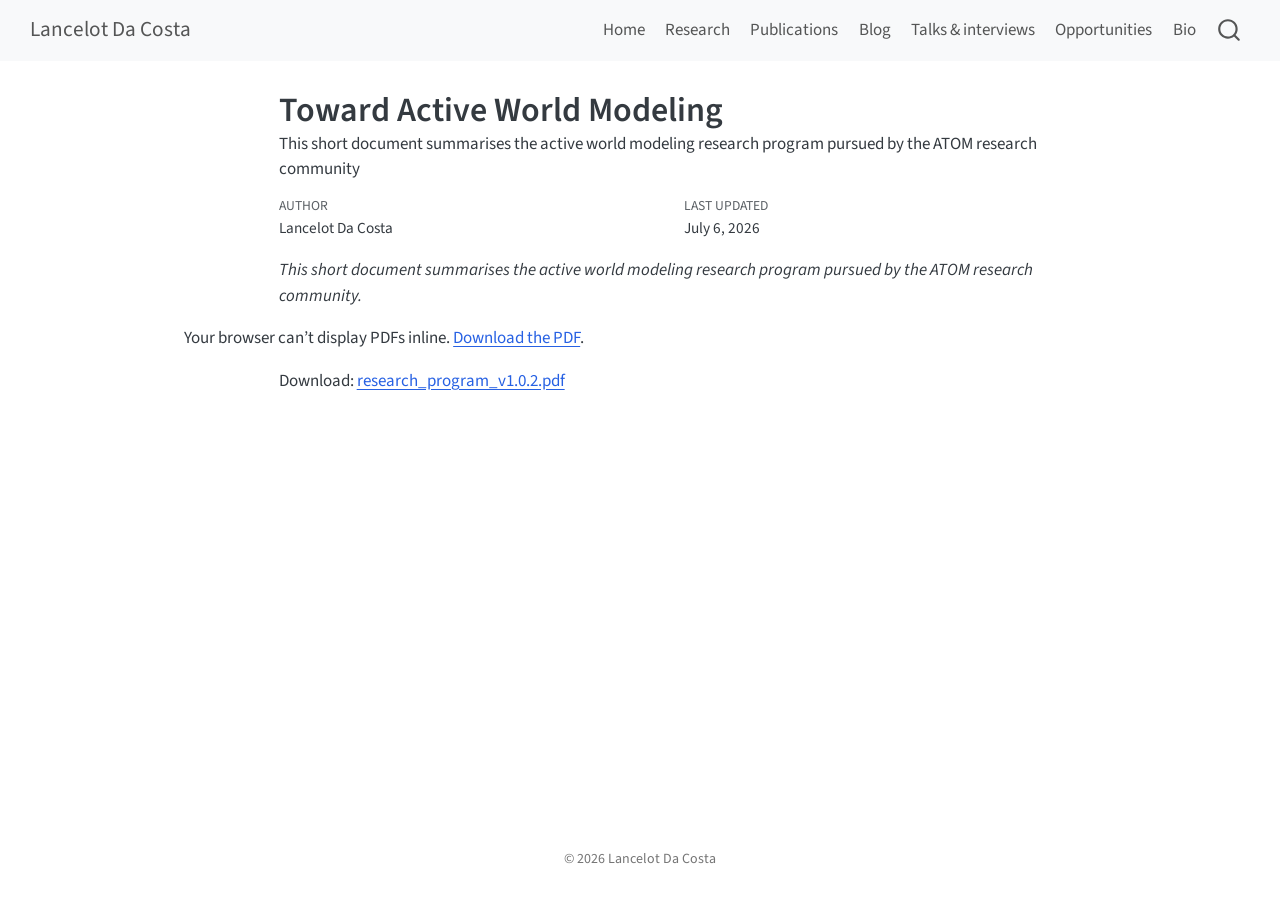
<file: blog/posts/2026-07-06-atom-research-roadmap/index.html>
<!DOCTYPE html>
<html xmlns="http://www.w3.org/1999/xhtml" lang="en" xml:lang="en"><head>

<meta charset="utf-8">
<meta name="generator" content="quarto-1.9.38">

<meta name="viewport" content="width=device-width, initial-scale=1.0, user-scalable=yes">

<meta name="author" content="Lancelot Da Costa">
<meta name="dcterms.date" content="2026-07-06">
<meta name="description" content="This short document summarises the active world modeling research program pursued by the ATOM research community">

<title>Toward Active World Modeling – Lancelot Da Costa</title>
<style>
/* Default styles provided by pandoc.
** See https://pandoc.org/MANUAL.html#variables-for-html for config info.
*/
code{white-space: pre-wrap;}
span.smallcaps{font-variant: small-caps;}
div.columns{display: flex; gap: min(4vw, 1.5em);}
div.column{flex: auto; overflow-x: auto;}
div.hanging-indent{margin-left: 1.5em; text-indent: -1.5em;}
ul.task-list{list-style: none;}
ul.task-list li input[type="checkbox"] {
  width: 0.8em;
  margin: 0 0.8em 0.2em -1em; /* quarto-specific, see https://github.com/quarto-dev/quarto-cli/issues/4556 */ 
  vertical-align: middle;
}
</style>


<script src="../../../site_libs/quarto-nav/quarto-nav.js"></script>
<script src="../../../site_libs/quarto-nav/headroom.min.js"></script>
<script src="../../../site_libs/clipboard/clipboard.min.js"></script>
<script src="../../../site_libs/quarto-search/autocomplete.umd.js"></script>
<script src="../../../site_libs/quarto-search/fuse.min.js"></script>
<script src="../../../site_libs/quarto-search/quarto-search.js"></script>
<meta name="quarto:offset" content="../../../">
<link href="../../../assets/profile.jpg" rel="icon" type="image/jpeg">
<script src="../../../site_libs/quarto-html/quarto.js" type="module"></script>
<script src="../../../site_libs/quarto-html/tabsets/tabsets.js" type="module"></script>
<script src="../../../site_libs/quarto-html/popper.min.js"></script>
<script src="../../../site_libs/quarto-html/tippy.umd.min.js"></script>
<link href="../../../site_libs/quarto-html/tippy.css" rel="stylesheet">
<link href="../../../site_libs/quarto-html/quarto-syntax-highlighting-15634bcf2e68342d4ad2dfa704d543f6.css" rel="stylesheet" id="quarto-text-highlighting-styles">
<script src="../../../site_libs/bootstrap/bootstrap.min.js"></script>
<link href="../../../site_libs/bootstrap/bootstrap-icons.css" rel="stylesheet">
<link href="../../../site_libs/bootstrap/bootstrap-88af671178f283d2bf2fff6c4a2b54a3.min.css" rel="stylesheet" append-hash="true" id="quarto-bootstrap" data-mode="light">
<script id="quarto-search-options" type="application/json">{
  "location": "navbar",
  "copy-button": false,
  "collapse-after": 3,
  "panel-placement": "end",
  "type": "overlay",
  "limit": 50,
  "keyboard-shortcut": [
    "f",
    "/",
    "s"
  ],
  "show-item-context": false,
  "language": {
    "search-no-results-text": "No results",
    "search-matching-documents-text": "matching documents",
    "search-copy-link-title": "Copy link to search",
    "search-hide-matches-text": "Hide additional matches",
    "search-more-match-text": "more match in this document",
    "search-more-matches-text": "more matches in this document",
    "search-clear-button-title": "Clear",
    "search-text-placeholder": "",
    "search-detached-cancel-button-title": "Cancel",
    "search-submit-button-title": "Submit",
    "search-label": "Search"
  }
}</script>
<meta name="theme-color" content="#f8f9fa">
<link rel="preconnect" href="https://fonts.googleapis.com">
<link rel="preconnect" href="https://fonts.gstatic.com" crossorigin="">


<link rel="stylesheet" href="../../../styles.css">
</head>

<body class="nav-fixed fullcontent quarto-light">

<div id="quarto-search-results"></div>
  <header id="quarto-header" class="headroom fixed-top">
    <nav class="navbar navbar-expand-lg " data-bs-theme="dark">
      <div class="navbar-container container-fluid">
      <div class="navbar-brand-container mx-auto">
    <a class="navbar-brand" href="../../../index.html">
    <span class="navbar-title">Lancelot Da Costa</span>
    </a>
  </div>
            <div id="quarto-search" class="" title="Search"></div>
          <button class="navbar-toggler" type="button" data-bs-toggle="collapse" data-bs-target="#navbarCollapse" aria-controls="navbarCollapse" role="menu" aria-expanded="false" aria-label="Toggle navigation" onclick="if (window.quartoToggleHeadroom) { window.quartoToggleHeadroom(); }">
  <span class="navbar-toggler-icon"></span>
</button>
          <div class="collapse navbar-collapse" id="navbarCollapse">
            <ul class="navbar-nav navbar-nav-scroll ms-auto">
  <li class="nav-item">
    <a class="nav-link" href="../../../index.html"> 
<span class="menu-text">Home</span></a>
  </li>  
  <li class="nav-item">
    <a class="nav-link" href="../../../research.html"> 
<span class="menu-text">Research</span></a>
  </li>  
  <li class="nav-item">
    <a class="nav-link" href="../../../publications.html"> 
<span class="menu-text">Publications</span></a>
  </li>  
  <li class="nav-item">
    <a class="nav-link" href="../../../blog/index.html"> 
<span class="menu-text">Blog</span></a>
  </li>  
  <li class="nav-item">
    <a class="nav-link" href="../../../media.html"> 
<span class="menu-text">Talks &amp; interviews</span></a>
  </li>  
  <li class="nav-item">
    <a class="nav-link" href="../../../opportunities.html"> 
<span class="menu-text">Opportunities</span></a>
  </li>  
  <li class="nav-item">
    <a class="nav-link" href="../../../bio.html"> 
<span class="menu-text">Bio</span></a>
  </li>  
</ul>
          </div> <!-- /navcollapse -->
            <div class="quarto-navbar-tools">
</div>
      </div> <!-- /container-fluid -->
    </nav>
</header>
<!-- content -->
<div id="quarto-content" class="quarto-container page-columns page-rows-contents page-layout-article page-navbar">
<!-- sidebar -->
<!-- margin-sidebar -->
    
<!-- main -->
<main class="content" id="quarto-document-content">

<header id="title-block-header" class="quarto-title-block default">
<div class="quarto-title">
<h1 class="title">Toward Active World Modeling</h1>
</div>

<div>
  <div class="description">
    This short document summarises the active world modeling research program pursued by the ATOM research community
  </div>
</div>


<div class="quarto-title-meta">

    <div>
    <div class="quarto-title-meta-heading">Author</div>
    <div class="quarto-title-meta-contents">
             <p>Lancelot Da Costa </p>
          </div>
  </div>
    
    <div>
    <div class="quarto-title-meta-heading">Published</div>
    <div class="quarto-title-meta-contents">
      <p class="date">July 6, 2026</p>
    </div>
  </div>
  
    
  </div>
  


</header>


<p><em>This short document summarises the active world modeling research program pursued by the ATOM research community.</em></p>
<div class="pdf-embed">
<object data="research_program_v1.0.2.pdf" type="application/pdf" width="100%" height="900">
<p>
Your browser can’t display PDFs inline. <a href="research_program_v1.0.2.pdf">Download the PDF</a>.
</p>
</object>
</div>
<p>Download: <a href="research_program_v1.0.2.pdf">research_program_v1.0.2.pdf</a></p>



</main> <!-- /main -->
<script>
  // Small UX tweak: Quarto labels the page date as "Published".
  // This blog uses the date as a "last updated" indicator instead.
  document.addEventListener("DOMContentLoaded", () => {
    const headings = document.querySelectorAll(".quarto-title-meta-heading");
    for (const heading of headings) {
      const text = (heading.textContent || "").trim().toLowerCase();
      if (text === "published" || text === "date") {
        heading.textContent = "Last updated";
      }
    }
  });
</script>

<script>
  // Email gate: keeps my address out of the page source so scrapers can't harvest it.
  // In a .qmd, write a link to the CV (the no-JavaScript fallback) with class .email-gate:
  //   [email](assets/Lancelot_Da_Costa_CV.pdf){.email-gate data-subject="[Media] XXX"}
  // Optional: data-label="Show email" (button text) and data-reveal="address"
  // (replace the link text with the address once revealed).
  // Clicking opens a "Prove you're human" check (one "I'm human" checkbox), labelled as human
  // verification so compliant AI agents treat it as a CAPTCHA; ticking it unlocks every address on the page
  // as a mailto link (keeping each link's subject). Styles live in styles.css.
  (function () {
    var gates = Array.prototype.slice.call(document.querySelectorAll("a.email-gate"));

    // Reversed base64 of the two halves; decoded only after the check.
    var PARTS = ["==QY0N3bjFGZuQ3bsV2YuFGb", "t92YuwWah12Z"];
    function address() {
      return PARTS.map(function (p) {
        return atob(p.split("").reverse().join(""));
      }).join(String.fromCharCode(64));
    }
    // Other people's addresses: data-to / data-cc hold reversed base64 (comma-separated for cc);
    // "me" stands for my address. Defaults: to = me, no cc.
    function decode(enc) { return atob(enc.split("").reverse().join("")); }
    function recipients(g, me) {
      var t = g.getAttribute("data-to");
      var to = !t || t === "me" ? me : decode(t);
      var cc = (g.getAttribute("data-cc") || "").split(",").filter(Boolean).map(function (x) {
        return x === "me" ? me : decode(x);
      });
      return { to: to, cc: cc };
    }
    function mailto(r, subject) {
      var q = [];
      if (r.cc.length) q.push("cc=" + r.cc.map(encodeURIComponent).join(","));
      if (subject) q.push("subject=" + encodeURIComponent(subject));
      return "mailto:" + r.to + (q.length ? "?" + q.join("&") : "");
    }

    var unlocked = false, pop = null, owner = null;

    // Project contacts: show each person's address next to their name as soon as the page
    // loads (assembled here, so it is never in the page source). Only the clickable
    // email link stays behind the human check.
    // Project Apply links (those with data-to) open the email directly: no human check.
    gates = gates.filter(function (g) {
      if (!g.getAttribute("data-to")) return true;
      var r = recipients(g, address());
      g.textContent = g.textContent + " (" + r.to + ")";
      g.href = mailto(r, g.getAttribute("data-subject"));
      g.removeAttribute("target");
      g.removeAttribute("title");
      g.classList.remove("email-gate");
      return false;
    });
    Array.prototype.forEach.call(document.querySelectorAll(".email-name"), function (n) {
      var a = n.getAttribute("data-addr");
      n.textContent = n.textContent + " (" + (a === "me" ? address() : decode(a)) + ")";
    });

    function el(tag, cls, text) {
      var e = document.createElement(tag);
      if (cls) e.className = cls;
      if (text) e.textContent = text;
      return e;
    }

    // Keep the popover inside the viewport (narrow phones, links near the right edge).
    function fit() {
      if (!pop) return;
      pop.style.left = "0px";
      var r = pop.getBoundingClientRect();
      var vw = document.documentElement.clientWidth;
      var shift = Math.max(0, r.right - (vw - 16));
      shift = Math.min(shift, Math.max(0, r.left - 16));
      pop.style.left = -shift + "px";
    }

    function close(refocus) {
      if (!pop) return;
      pop.remove();
      owner.setAttribute("aria-expanded", "false");
      if (refocus) owner.focus();
      pop = owner = null;
    }

    function open(gate) {
      close(false);
      owner = gate;
      pop = el("div", "email-gate-pop");
      pop.setAttribute("role", "dialog");
      // Labelled as a human-verification (CAPTCHA-style) step, visibly and for assistive tech.
      pop.setAttribute("aria-label", "Human verification: prove you're human to reveal my email address");
      pop.setAttribute("data-captcha", "human-verification");
      var title = el("p", "email-gate-title", "Prove you're human");

      var form = el("form");
      form.setAttribute("aria-label", "Human verification (CAPTCHA)");
      var check = el("label", "email-gate-check");
      var box = el("input");
      box.type = "checkbox";
      check.appendChild(box);
      check.appendChild(document.createTextNode(" I'm human"));
      form.appendChild(check);
      pop.appendChild(title);
      pop.appendChild(form);
      box.addEventListener("change", function () {
        if (box.checked) unlock(gate);
      });
      form.addEventListener("submit", function (e) { e.preventDefault(); });

      gate.parentNode.appendChild(pop);
      gate.setAttribute("aria-expanded", "true");
      fit();
      box.focus();
    }

    function unlock(gate) {
      unlocked = true;
      var addr = address();
      gates.forEach(function (g) {
        var r = recipients(g, addr);
        g.href = mailto(r, g.getAttribute("data-subject"));
        g.title = r.to + (r.cc.length ? " (cc " + r.cc.join(", ") + ")" : "");
        g.classList.remove("is-locked");
        g.removeAttribute("role");
        g.removeAttribute("aria-haspopup");
        g.removeAttribute("aria-expanded");
        g.removeAttribute("aria-label");
        if (g.getAttribute("data-reveal") === "address") g.textContent = r.to;
      });

      // The link now shows the address itself: nothing more to show.
      if (gate.getAttribute("data-reveal") === "address") {
        close(true);
        return;
      }
      // Otherwise show the address (with this link's subject) and a copy button.
      pop.textContent = "";
      var mine = recipients(gate, addr);
      var row = el("div", "email-gate-row");
      var link = el("a", "email-gate-addr", mine.to);
      link.href = gate.href;
      var copy = el("button", "email-gate-copy", "Copy");
      copy.type = "button";
      copy.addEventListener("click", function () {
        var done = function () { copy.textContent = "Copied"; };
        if (navigator.clipboard && window.isSecureContext) {
          navigator.clipboard.writeText(mine.to).then(done, function () { select(link); });
        } else {
          select(link);
        }
      });
      row.appendChild(link);
      row.appendChild(copy);
      pop.appendChild(row);
      if (mine.cc.length) pop.appendChild(el("p", "email-gate-cc", "cc: " + mine.cc.join(", ")));
      fit();
      link.focus();
    }

    function select(node) {
      var range = document.createRange();
      range.selectNodeContents(node);
      var s = window.getSelection();
      s.removeAllRanges();
      s.addRange(range);
    }

    gates.forEach(function (gate) {
      var wrap = el("span", "email-gate-wrap");
      gate.parentNode.insertBefore(wrap, gate);
      wrap.appendChild(gate);

      var label = gate.getAttribute("data-label");
      if (label) gate.textContent = label;
      gate.classList.add("is-locked");
      gate.removeAttribute("target");
      gate.removeAttribute("title");
      gate.setAttribute("role", "button");
      gate.setAttribute("aria-haspopup", "dialog");
      gate.setAttribute("aria-expanded", "false");
      gate.setAttribute("aria-label", "Show email (human verification required)");

      gate.addEventListener("click", function (e) {
        if (unlocked) return; // a real mailto link by now
        e.preventDefault();
        if (owner === gate) close(false); else open(gate);
      });
      gate.addEventListener("keydown", function (e) {
        if (!unlocked && e.key === " ") { e.preventDefault(); gate.click(); }
      });
    });

    document.addEventListener("click", function (e) {
      if (pop && !pop.contains(e.target) && !owner.contains(e.target)) close(false);
    });
    document.addEventListener("keydown", function (e) {
      if (e.key === "Escape" && pop) close(true);
    });
    window.addEventListener("resize", fit);
  })();
</script>
<script id="quarto-html-after-body" type="application/javascript">
  window.document.addEventListener("DOMContentLoaded", function (event) {
    const isCodeAnnotation = (el) => {
      for (const clz of el.classList) {
        if (clz.startsWith('code-annotation-')) {                     
          return true;
        }
      }
      return false;
    }
    const onCopySuccess = function(e) {
      // button target
      const button = e.trigger;
      // don't keep focus
      button.blur();
      // flash "checked"
      button.classList.add('code-copy-button-checked');
      var currentTitle = button.getAttribute("title");
      button.setAttribute("title", "Copied!");
      let tooltip;
      if (window.bootstrap) {
        button.setAttribute("data-bs-toggle", "tooltip");
        button.setAttribute("data-bs-placement", "left");
        button.setAttribute("data-bs-title", "Copied!");
        tooltip = new bootstrap.Tooltip(button, 
          { trigger: "manual", 
            customClass: "code-copy-button-tooltip",
            offset: [0, -8]});
        tooltip.show();    
      }
      setTimeout(function() {
        if (tooltip) {
          tooltip.hide();
          button.removeAttribute("data-bs-title");
          button.removeAttribute("data-bs-toggle");
          button.removeAttribute("data-bs-placement");
        }
        button.setAttribute("title", currentTitle);
        button.classList.remove('code-copy-button-checked');
      }, 1000);
      // clear code selection
      e.clearSelection();
    }
    const getTextToCopy = function(trigger) {
      const outerScaffold = trigger.parentElement.cloneNode(true);
      const codeEl = outerScaffold.querySelector('code');
      for (const childEl of codeEl.children) {
        if (isCodeAnnotation(childEl)) {
          childEl.remove();
        }
      }
      return codeEl.innerText;
    }
    const clipboard = new window.ClipboardJS('.code-copy-button:not([data-in-quarto-modal])', {
      text: getTextToCopy
    });
    clipboard.on('success', onCopySuccess);
    if (window.document.getElementById('quarto-embedded-source-code-modal')) {
      const clipboardModal = new window.ClipboardJS('.code-copy-button[data-in-quarto-modal]', {
        text: getTextToCopy,
        container: window.document.getElementById('quarto-embedded-source-code-modal')
      });
      clipboardModal.on('success', onCopySuccess);
    }
      var localhostRegex = new RegExp(/^(?:http|https):\/\/localhost\:?[0-9]*\//);
      var mailtoRegex = new RegExp(/^mailto:/);
        var filterRegex = new RegExp("https:\/\/www\.lancelotdacosta\.com");
      var isInternal = (href) => {
          return filterRegex.test(href) || localhostRegex.test(href) || mailtoRegex.test(href);
      }
      // Inspect non-navigation links and adorn them if external
     var links = window.document.querySelectorAll('a[href]:not(.nav-link):not(.navbar-brand):not(.toc-action):not(.sidebar-link):not(.sidebar-item-toggle):not(.pagination-link):not(.no-external):not([aria-hidden]):not(.dropdown-item):not(.quarto-navigation-tool):not(.about-link)');
      for (var i=0; i<links.length; i++) {
        const link = links[i];
        if (!isInternal(link.href)) {
          // undo the damage that might have been done by quarto-nav.js in the case of
          // links that we want to consider external
          if (link.dataset.originalHref !== undefined) {
            link.href = link.dataset.originalHref;
          }
        }
      }
    function tippyHover(el, contentFn, onTriggerFn, onUntriggerFn) {
      const config = {
        allowHTML: true,
        maxWidth: 500,
        delay: 100,
        arrow: false,
        appendTo: function(el) {
            return el.parentElement;
        },
        interactive: true,
        interactiveBorder: 10,
        theme: 'quarto',
        placement: 'bottom-start',
      };
      if (contentFn) {
        config.content = contentFn;
      }
      if (onTriggerFn) {
        config.onTrigger = onTriggerFn;
      }
      if (onUntriggerFn) {
        config.onUntrigger = onUntriggerFn;
      }
      window.tippy(el, config); 
    }
    const noterefs = window.document.querySelectorAll('a[role="doc-noteref"]');
    for (var i=0; i<noterefs.length; i++) {
      const ref = noterefs[i];
      tippyHover(ref, function() {
        // use id or data attribute instead here
        let href = ref.getAttribute('data-footnote-href') || ref.getAttribute('href');
        try { href = new URL(href).hash; } catch {}
        const id = href.replace(/^#\/?/, "");
        const note = window.document.getElementById(id);
        if (note) {
          return note.innerHTML;
        } else {
          return "";
        }
      });
    }
    const xrefs = window.document.querySelectorAll('a.quarto-xref');
    const processXRef = (id, note) => {
      // Strip column container classes
      const stripColumnClz = (el) => {
        el.classList.remove("page-full", "page-columns");
        if (el.children) {
          for (const child of el.children) {
            stripColumnClz(child);
          }
        }
      }
      stripColumnClz(note)
      if (id === null || id.startsWith('sec-')) {
        // Special case sections, only their first couple elements
        const container = document.createElement("div");
        if (note.children && note.children.length > 2) {
          container.appendChild(note.children[0].cloneNode(true));
          for (let i = 1; i < note.children.length; i++) {
            const child = note.children[i];
            if (child.tagName === "P" && child.innerText === "") {
              continue;
            } else {
              container.appendChild(child.cloneNode(true));
              break;
            }
          }
          if (window.Quarto?.typesetMath) {
            window.Quarto.typesetMath(container);
          }
          return container.innerHTML
        } else {
          if (window.Quarto?.typesetMath) {
            window.Quarto.typesetMath(note);
          }
          return note.innerHTML;
        }
      } else {
        // Remove any anchor links if they are present
        const anchorLink = note.querySelector('a.anchorjs-link');
        if (anchorLink) {
          anchorLink.remove();
        }
        if (window.Quarto?.typesetMath) {
          window.Quarto.typesetMath(note);
        }
        if (note.classList.contains("callout")) {
          return note.outerHTML;
        } else {
          return note.innerHTML;
        }
      }
    }
    for (var i=0; i<xrefs.length; i++) {
      const xref = xrefs[i];
      tippyHover(xref, undefined, function(instance) {
        instance.disable();
        let url = xref.getAttribute('href');
        let hash = undefined; 
        if (url.startsWith('#')) {
          hash = url;
        } else {
          try { hash = new URL(url).hash; } catch {}
        }
        if (hash) {
          const id = hash.replace(/^#\/?/, "");
          const note = window.document.getElementById(id);
          if (note !== null) {
            try {
              const html = processXRef(id, note.cloneNode(true));
              instance.setContent(html);
            } finally {
              instance.enable();
              instance.show();
            }
          } else {
            // See if we can fetch this
            fetch(url.split('#')[0])
            .then(res => res.text())
            .then(html => {
              const parser = new DOMParser();
              const htmlDoc = parser.parseFromString(html, "text/html");
              const note = htmlDoc.getElementById(id);
              if (note !== null) {
                const html = processXRef(id, note);
                instance.setContent(html);
              } 
            }).finally(() => {
              instance.enable();
              instance.show();
            });
          }
        } else {
          // See if we can fetch a full url (with no hash to target)
          // This is a special case and we should probably do some content thinning / targeting
          fetch(url)
          .then(res => res.text())
          .then(html => {
            const parser = new DOMParser();
            const htmlDoc = parser.parseFromString(html, "text/html");
            const note = htmlDoc.querySelector('main.content');
            if (note !== null) {
              // This should only happen for chapter cross references
              // (since there is no id in the URL)
              // remove the first header
              if (note.children.length > 0 && note.children[0].tagName === "HEADER") {
                note.children[0].remove();
              }
              const html = processXRef(null, note);
              instance.setContent(html);
            } 
          }).finally(() => {
            instance.enable();
            instance.show();
          });
        }
      }, function(instance) {
      });
    }
        let selectedAnnoteEl;
        const selectorForAnnotation = ( cell, annotation) => {
          let cellAttr = 'data-code-cell="' + cell + '"';
          let lineAttr = 'data-code-annotation="' +  annotation + '"';
          const selector = 'span[' + cellAttr + '][' + lineAttr + ']';
          return selector;
        }
        const selectCodeLines = (annoteEl) => {
          const doc = window.document;
          const targetCell = annoteEl.getAttribute("data-target-cell");
          const targetAnnotation = annoteEl.getAttribute("data-target-annotation");
          const annoteSpan = window.document.querySelector(selectorForAnnotation(targetCell, targetAnnotation));
          const lines = annoteSpan.getAttribute("data-code-lines").split(",");
          const lineIds = lines.map((line) => {
            return targetCell + "-" + line;
          })
          let top = null;
          let height = null;
          let parent = null;
          if (lineIds.length > 0) {
              //compute the position of the single el (top and bottom and make a div)
              const el = window.document.getElementById(lineIds[0]);
              top = el.offsetTop;
              height = el.offsetHeight;
              parent = el.parentElement.parentElement;
            if (lineIds.length > 1) {
              const lastEl = window.document.getElementById(lineIds[lineIds.length - 1]);
              const bottom = lastEl.offsetTop + lastEl.offsetHeight;
              height = bottom - top;
            }
            if (top !== null && height !== null && parent !== null) {
              // cook up a div (if necessary) and position it 
              let div = window.document.getElementById("code-annotation-line-highlight");
              if (div === null) {
                div = window.document.createElement("div");
                div.setAttribute("id", "code-annotation-line-highlight");
                div.style.position = 'absolute';
                parent.appendChild(div);
              }
              div.style.top = top - 2 + "px";
              div.style.height = height + 4 + "px";
              div.style.left = 0;
              let gutterDiv = window.document.getElementById("code-annotation-line-highlight-gutter");
              if (gutterDiv === null) {
                gutterDiv = window.document.createElement("div");
                gutterDiv.setAttribute("id", "code-annotation-line-highlight-gutter");
                gutterDiv.style.position = 'absolute';
                const codeCell = window.document.getElementById(targetCell);
                const gutter = codeCell.querySelector('.code-annotation-gutter');
                gutter.appendChild(gutterDiv);
              }
              gutterDiv.style.top = top - 2 + "px";
              gutterDiv.style.height = height + 4 + "px";
            }
            selectedAnnoteEl = annoteEl;
          }
        };
        const unselectCodeLines = () => {
          const elementsIds = ["code-annotation-line-highlight", "code-annotation-line-highlight-gutter"];
          elementsIds.forEach((elId) => {
            const div = window.document.getElementById(elId);
            if (div) {
              div.remove();
            }
          });
          selectedAnnoteEl = undefined;
        };
          // Handle positioning of the toggle
      window.addEventListener(
        "resize",
        throttle(() => {
          elRect = undefined;
          if (selectedAnnoteEl) {
            selectCodeLines(selectedAnnoteEl);
          }
        }, 10)
      );
      function throttle(fn, ms) {
      let throttle = false;
      let timer;
        return (...args) => {
          if(!throttle) { // first call gets through
              fn.apply(this, args);
              throttle = true;
          } else { // all the others get throttled
              if(timer) clearTimeout(timer); // cancel #2
              timer = setTimeout(() => {
                fn.apply(this, args);
                timer = throttle = false;
              }, ms);
          }
        };
      }
        // Attach click handler to the DT
        const annoteDls = window.document.querySelectorAll('dt[data-target-cell]');
        for (const annoteDlNode of annoteDls) {
          annoteDlNode.addEventListener('click', (event) => {
            const clickedEl = event.target;
            if (clickedEl !== selectedAnnoteEl) {
              unselectCodeLines();
              const activeEl = window.document.querySelector('dt[data-target-cell].code-annotation-active');
              if (activeEl) {
                activeEl.classList.remove('code-annotation-active');
              }
              selectCodeLines(clickedEl);
              clickedEl.classList.add('code-annotation-active');
            } else {
              // Unselect the line
              unselectCodeLines();
              clickedEl.classList.remove('code-annotation-active');
            }
          });
        }
    const findCites = (el) => {
      const parentEl = el.parentElement;
      if (parentEl) {
        const cites = parentEl.dataset.cites;
        if (cites) {
          return {
            el,
            cites: cites.split(' ')
          };
        } else {
          return findCites(el.parentElement)
        }
      } else {
        return undefined;
      }
    };
    var bibliorefs = window.document.querySelectorAll('a[role="doc-biblioref"]');
    for (var i=0; i<bibliorefs.length; i++) {
      const ref = bibliorefs[i];
      const citeInfo = findCites(ref);
      if (citeInfo) {
        tippyHover(citeInfo.el, function() {
          var popup = window.document.createElement('div');
          citeInfo.cites.forEach(function(cite) {
            var citeDiv = window.document.createElement('div');
            citeDiv.classList.add('hanging-indent');
            citeDiv.classList.add('csl-entry');
            var biblioDiv = window.document.getElementById('ref-' + cite);
            if (biblioDiv) {
              citeDiv.innerHTML = biblioDiv.innerHTML;
            }
            popup.appendChild(citeDiv);
          });
          return popup.innerHTML;
        });
      }
    }
  });
  </script>
</div> <!-- /content -->
<footer class="footer">
  <div class="nav-footer">
    <div class="nav-footer-left">
      &nbsp;
    </div>   
    <div class="nav-footer-center">
<p>© 2026 Lancelot Da Costa</p>
</div>
    <div class="nav-footer-right">
      &nbsp;
    </div>
  </div>
</footer>




</body></html>
</file>
<file: site_libs/quarto-html/tippy.css>
.tippy-box[data-animation=fade][data-state=hidden]{opacity:0}[data-tippy-root]{max-width:calc(100vw - 10px)}.tippy-box{position:relative;background-color:#333;color:#fff;border-radius:4px;font-size:14px;line-height:1.4;white-space:normal;outline:0;transition-property:transform,visibility,opacity}.tippy-box[data-placement^=top]>.tippy-arrow{bottom:0}.tippy-box[data-placement^=top]>.tippy-arrow:before{bottom:-7px;left:0;border-width:8px 8px 0;border-top-color:initial;transform-origin:center top}.tippy-box[data-placement^=bottom]>.tippy-arrow{top:0}.tippy-box[data-placement^=bottom]>.tippy-arrow:before{top:-7px;left:0;border-width:0 8px 8px;border-bottom-color:initial;transform-origin:center bottom}.tippy-box[data-placement^=left]>.tippy-arrow{right:0}.tippy-box[data-placement^=left]>.tippy-arrow:before{border-width:8px 0 8px 8px;border-left-color:initial;right:-7px;transform-origin:center left}.tippy-box[data-placement^=right]>.tippy-arrow{left:0}.tippy-box[data-placement^=right]>.tippy-arrow:before{left:-7px;border-width:8px 8px 8px 0;border-right-color:initial;transform-origin:center right}.tippy-box[data-inertia][data-state=visible]{transition-timing-function:cubic-bezier(.54,1.5,.38,1.11)}.tippy-arrow{width:16px;height:16px;color:#333}.tippy-arrow:before{content:"";position:absolute;border-color:transparent;border-style:solid}.tippy-content{position:relative;padding:5px 9px;z-index:1}
</file>
<file: site_libs/quarto-html/quarto-syntax-highlighting-15634bcf2e68342d4ad2dfa704d543f6.css>
/* quarto syntax highlight colors */
:root {
  --quarto-hl-ot-color: #003B4F;
  --quarto-hl-at-color: #657422;
  --quarto-hl-ss-color: #20794D;
  --quarto-hl-an-color: #5E5E5E;
  --quarto-hl-fu-color: #4758AB;
  --quarto-hl-st-color: #20794D;
  --quarto-hl-cf-color: #003B4F;
  --quarto-hl-op-color: #5E5E5E;
  --quarto-hl-er-color: #AD0000;
  --quarto-hl-bn-color: #AD0000;
  --quarto-hl-al-color: #AD0000;
  --quarto-hl-va-color: #111111;
  --quarto-hl-bu-color: inherit;
  --quarto-hl-ex-color: inherit;
  --quarto-hl-pp-color: #AD0000;
  --quarto-hl-in-color: #5E5E5E;
  --quarto-hl-vs-color: #20794D;
  --quarto-hl-wa-color: #5E5E5E;
  --quarto-hl-do-color: #5E5E5E;
  --quarto-hl-im-color: #00769E;
  --quarto-hl-ch-color: #20794D;
  --quarto-hl-dt-color: #AD0000;
  --quarto-hl-fl-color: #AD0000;
  --quarto-hl-co-color: #5E5E5E;
  --quarto-hl-cv-color: #5E5E5E;
  --quarto-hl-cn-color: #8f5902;
  --quarto-hl-sc-color: #5E5E5E;
  --quarto-hl-dv-color: #AD0000;
  --quarto-hl-kw-color: #003B4F;
}

/* other quarto variables */
:root {
  --quarto-font-monospace: SFMono-Regular, Menlo, Monaco, Consolas, "Liberation Mono", "Courier New", monospace;
}

/* syntax highlight based on Pandoc's rules */
pre > code.sourceCode > span {
  color: #003B4F;
}

code.sourceCode > span {
  color: #003B4F;
}

div.sourceCode,
div.sourceCode pre.sourceCode {
  color: #003B4F;
}

/* Normal */
code span {
  color: #003B4F;
}

/* Alert */
code span.al {
  color: #AD0000;
  font-style: inherit;
}

/* Annotation */
code span.an {
  color: #5E5E5E;
  font-style: inherit;
}

/* Attribute */
code span.at {
  color: #657422;
  font-style: inherit;
}

/* BaseN */
code span.bn {
  color: #AD0000;
  font-style: inherit;
}

/* BuiltIn */
code span.bu {
  font-style: inherit;
}

/* ControlFlow */
code span.cf {
  color: #003B4F;
  font-weight: bold;
  font-style: inherit;
}

/* Char */
code span.ch {
  color: #20794D;
  font-style: inherit;
}

/* Constant */
code span.cn {
  color: #8f5902;
  font-style: inherit;
}

/* Comment */
code span.co {
  color: #5E5E5E;
  font-style: inherit;
}

/* CommentVar */
code span.cv {
  color: #5E5E5E;
  font-style: italic;
}

/* Documentation */
code span.do {
  color: #5E5E5E;
  font-style: italic;
}

/* DataType */
code span.dt {
  color: #AD0000;
  font-style: inherit;
}

/* DecVal */
code span.dv {
  color: #AD0000;
  font-style: inherit;
}

/* Error */
code span.er {
  color: #AD0000;
  font-style: inherit;
}

/* Extension */
code span.ex {
  font-style: inherit;
}

/* Float */
code span.fl {
  color: #AD0000;
  font-style: inherit;
}

/* Function */
code span.fu {
  color: #4758AB;
  font-style: inherit;
}

/* Import */
code span.im {
  color: #00769E;
  font-style: inherit;
}

/* Information */
code span.in {
  color: #5E5E5E;
  font-style: inherit;
}

/* Keyword */
code span.kw {
  color: #003B4F;
  font-weight: bold;
  font-style: inherit;
}

/* Operator */
code span.op {
  color: #5E5E5E;
  font-style: inherit;
}

/* Other */
code span.ot {
  color: #003B4F;
  font-style: inherit;
}

/* Preprocessor */
code span.pp {
  color: #AD0000;
  font-style: inherit;
}

/* SpecialChar */
code span.sc {
  color: #5E5E5E;
  font-style: inherit;
}

/* SpecialString */
code span.ss {
  color: #20794D;
  font-style: inherit;
}

/* String */
code span.st {
  color: #20794D;
  font-style: inherit;
}

/* Variable */
code span.va {
  color: #111111;
  font-style: inherit;
}

/* VerbatimString */
code span.vs {
  color: #20794D;
  font-style: inherit;
}

/* Warning */
code span.wa {
  color: #5E5E5E;
  font-style: italic;
}

.prevent-inlining {
  content: "</";
}

/*# sourceMappingURL=f23921c56f73e400b49028c9186a1aa0.css.map */
</file>
<file: styles.css>
/* Keep this minimal; expand as you iterate. */

.pdf-embed object {
  width: 100%;
  height: 95vh;
  border: 0;
}

/* Zen reading width: roughly an A4 page. */
main.content {
  max-width: 210mm;
  margin-left: auto;
  margin-right: auto;
}

/* Let PDF embeds be wider than the text column (but still responsive). */
.pdf-embed {
  width: min(260mm, calc(100vw - 2rem));
  margin-left: 50%;
  transform: translateX(-50%);
}

/* Balance the spacing around each post's separator line: the theme
   only adds space below the line (margin-bottom), so add equal space
   above it. */
.quarto-listing-default .quarto-post {
  padding-bottom: 1.5em;
}

/* Draw a divider above the first listing item too, matching the
   separators the theme places between posts. */
.quarto-listing-default .quarto-post:first-child {
  border-top: 1px solid #dee2e6;
  padding-top: 1.5em;
  margin-top: 1.5em;
}

/* LaTeX theorem-like environments converted from post.tex */
.theorem, .corollary, .lemma, .proposition, .definition {
  border-left: 3px solid #2780e3;
  background: rgba(39, 128, 227, 0.05);
  padding: 0.6em 1em;
  margin: 1.2em 0;
}
.example, .remark {
  border-left: 3px solid #adb5bd;
  padding: 0.4em 1em;
  margin: 1.2em 0;
}
.proof { margin: 0.8em 0 1.4em; }

/* Media page: two-column grid of videos */
.video-grid {
  display: grid;
  grid-template-columns: repeat(auto-fit, minmax(280px, 1fr));
  gap: 1.5rem;
}
.video-grid p { font-size: 0.9em; color: #6c757d; }

/* Home page: text on the left, small photo column on the right (stacks on phones) */
.home-grid {
  display: grid;
  grid-template-columns: minmax(0, 1fr) 200px;
  gap: 2.5rem;
  align-items: start;
}
.home-photo img {
  width: 100%;
  border-radius: 6px;
}
.home-links {
  display: flex;
  flex-wrap: wrap;
  justify-content: center;
  gap: 0.35rem;
  margin: 0.6rem 0;
}
.home-links p { display: contents; }
.home-links a {
  border: 1px solid #dee2e6;
  border-radius: 4px;
  padding: 0.15em 0.55em;
  font-size: 0.8em;
  color: #495057;
  text-decoration: none;
}
.home-links a:hover { border-color: #2780e3; color: #2780e3; }
.home-contact { text-align: center; font-size: 0.85em; }
.home-contact p { margin-bottom: 0.4rem; }
@media (max-width: 768px) {
  .home-grid { grid-template-columns: 1fr; }
  .home-photo { order: -1; max-width: 200px; margin: 0 auto; }
}

/* Email gate (scripts/email-gate.html): the address is revealed after a quick sum */
.email-gate-wrap { position: relative; white-space: nowrap; }
.email-gate.is-locked[data-label] {
  display: inline-block;
  border: 1px solid #dee2e6;
  border-radius: 4px;
  padding: 0 0.55em;
  font-size: 0.85em;
  color: #495057;
  text-decoration: none;
}
.email-gate.is-locked[data-label]:hover { border-color: #2780e3; color: #2780e3; }
.email-gate-pop {
  position: absolute;
  top: calc(100% + 0.4rem);
  left: 0;
  z-index: 1050;
  width: max-content;
  max-width: calc(100vw - 32px);
  white-space: normal;
  text-align: left;
  font-size: 0.9rem;
  line-height: 1.4;
  background: #fff;
  border: 1px solid #dee2e6;
  border-radius: 6px;
  box-shadow: 0 0.4rem 1rem rgba(0, 0, 0, 0.08);
  padding: 0.6rem 0.75rem;
}
.email-gate-pop form { margin: 0; }
.email-gate-title { margin: 0 0 0.2rem; font-weight: 600; color: #343a40; }
.email-gate-pop label { display: block; margin-bottom: 0.4rem; color: #495057; }
.email-gate-row { display: flex; flex-wrap: wrap; align-items: center; gap: 0.4rem; }
.email-gate-pop input {
  width: 4em;
  font-size: 16px; /* 16px stops iOS zooming in on focus */
  padding: 0.15rem 0.45rem;
  border: 1px solid #ced4da;
  border-radius: 4px;
}
.email-gate-pop input:focus {
  outline: none;
  border-color: #2780e3;
  box-shadow: 0 0 0 0.2rem rgba(39, 128, 227, 0.25);
}
.email-gate-pop button {
  font-size: 0.85rem;
  padding: 0.25rem 0.7rem;
  border: 1px solid #2780e3;
  border-radius: 4px;
  background: #2780e3;
  color: #fff;
}
.email-gate-pop button.email-gate-copy { background: transparent; color: #2780e3; }
.email-gate-msg { margin: 0.35rem 0 0; font-size: 0.8rem; color: #ff0039; }
.email-gate-msg:empty { display: none; }
.email-gate-addr { font-weight: 500; word-break: break-all; }

/* Caption under embedded videos */
.video-caption {
  font-size: 0.85em;
  color: #6c757d;
  margin-top: -0.5rem;
  margin-bottom: 1.5rem;
}

/* Email gate: single "I'm human" checkbox */
.email-gate-check {
  display: flex;
  align-items: center;
  gap: 0.5rem;
  cursor: pointer;
  font-size: 0.95em;
  margin: 0;
}
.email-gate-check input { width: 1.1rem; height: 1.1rem; cursor: pointer; }

/* Small note under a paragraph (e.g. "*Updated sparingly." after CV links) */
.small-note { font-size: 0.8em; color: #6c757d; margin-top: -0.6rem; }

/* Opportunities: open project cards */
.project-card {
  border: 1px solid #dee2e6;
  border-radius: 6px;
  padding: 1rem 1.25rem 0.25rem;
  margin: 1.25rem 0;
}
.project-card h3 { margin-top: 0.2rem; }
.project-tag { font-size: 0.8em; color: #2780e3; }
.project-hold {
  display: inline-block;
  font-size: 0.75em;
  color: #495057;
  background: #f1f3f5;
  border: 1px solid #ced4da;
  border-radius: 999px;
  padding: 0.05em 0.6em;
  margin-left: 0.5rem;
  vertical-align: 0.1em;
}
.email-gate-cc { font-size: 0.8em; color: #6c757d; margin: 0.4rem 0 0; word-break: break-all; }

.project-details { margin: 0.5rem 0 1rem; }
.project-details summary { cursor: pointer; color: #2780e3; font-size: 0.95em; }
.project-details[open] summary { margin-bottom: 0.6rem; }

/* FAQ drop-downs */
.faq { border-bottom: 1px solid #dee2e6; padding: 0.6rem 0; }
.faq summary { cursor: pointer; font-weight: 500; }
.faq[open] summary { margin-bottom: 0.5rem; }
.faq summary { color: var(--bs-body-color, #343a40); }

/* Keep the top bar light in every browser (Quarto marks the navbar as a dark theme,
   which Safari can pick up to tint its toolbar black). */
nav.navbar { color-scheme: light; }

/* Publications: award / cover-article icons replace the bullet of their item */
li:has(> .pub-mark), li:has(> p > .pub-mark) { list-style: none; }
.pub-mark { display: inline-block; width: 1.25em; margin-left: -1.25em; color: #6c757d; }

/* Media: thumbnail left, text right (stacks on phones) */
.media-item {
  display: grid;
  grid-template-columns: minmax(0, 2fr) minmax(0, 3fr);
  gap: 1.5rem;
  align-items: center;
  margin: 1.25rem 0 1.75rem;
}
.media-featured { grid-template-columns: minmax(0, 1fr) minmax(0, 1fr); }
.media-thumb .quarto-video { margin: 0; }
.media-title { display: block; font-size: 1.15em; font-weight: 600; line-height: 1.3; margin-bottom: 0.3rem; }
.media-featured .media-title { font-size: 1.3em; }
.media-meta { color: #6c757d; font-size: 0.95em; }
.media-text p { margin-bottom: 0.4rem; }
@media (max-width: 640px) {
  .media-item, .media-featured { grid-template-columns: 1fr; gap: 0.6rem; }
}

/* Small illustration floated beside a paragraph (Research: toddler) */
.side-figure { float: right; width: 190px; margin: 0.2rem 0 0.8rem 1.5rem; }
.side-figure img { width: 100%; height: auto; }
.side-figure p { margin: 0; }
@media (max-width: 640px) {
  .side-figure { float: none; width: 160px; margin: 0 auto 1rem; }
}
</file>
